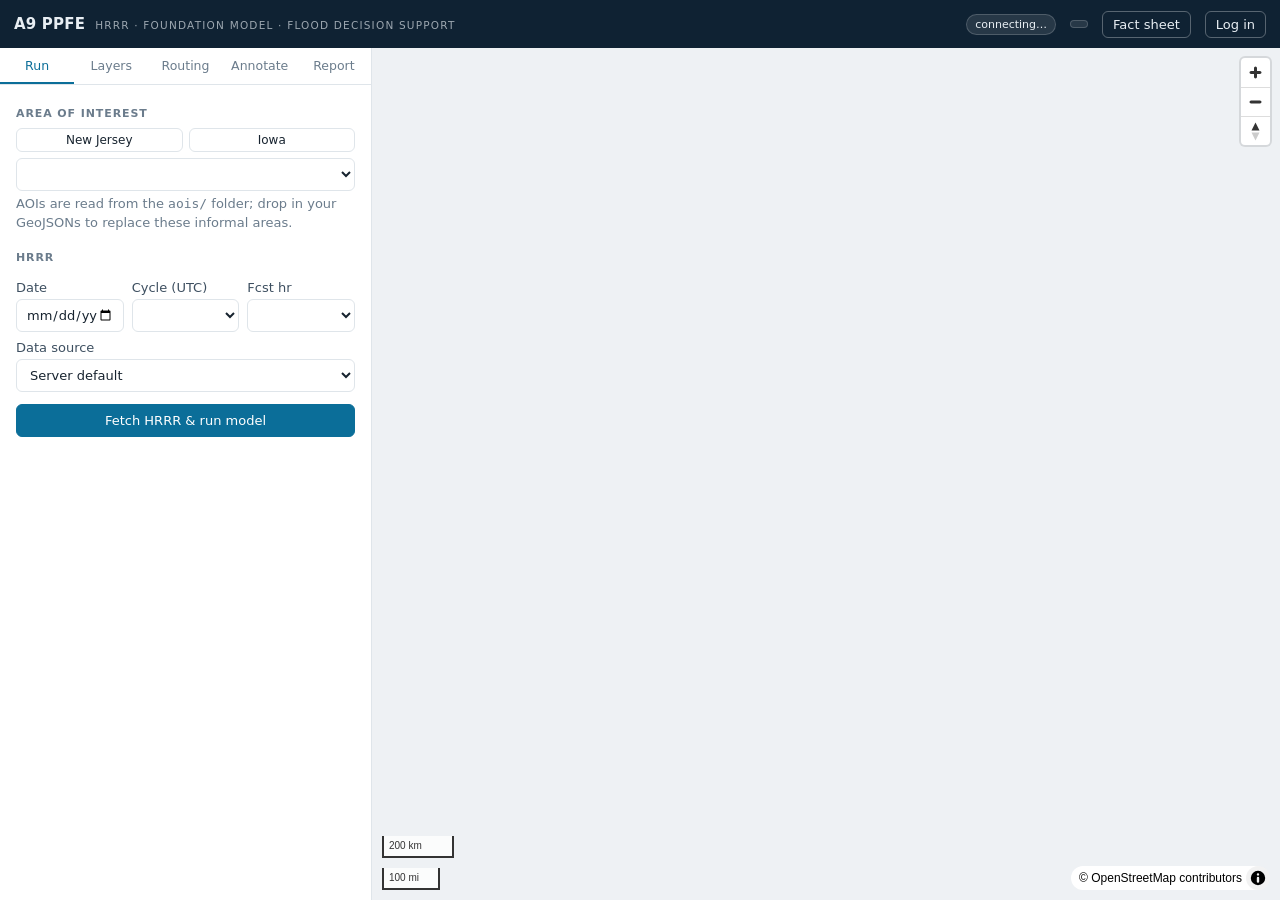
<file: frontend/index.html>
<!doctype html>
<html lang="en">
<head>
  <meta charset="utf-8" />
  <meta name="viewport" content="width=device-width, initial-scale=1, viewport-fit=cover" />
  <title>A9 PPFE Portal</title>
  <meta name="description" content="Foundation-model downscaling of HRRR with flood decision support for New Jersey and Iowa." />
  <link rel="stylesheet" href="vendor/maplibre-gl.css" />
  <link rel="stylesheet" href="style.css" />
  <script src="config.js"></script>
  <script src="vendor/maplibre-gl.js"></script>
</head>
<body>
<header class="bar">
  <div class="brand"><b>A9 PPFE</b><small>HRRR · Foundation model · Flood decision support</small></div>
  <span class="spacer"></span>
  <span id="pillBackend" class="pill">connecting…</span>
  <span id="pillModel" class="pill" title="Hosted model"></span>
  <a id="lnkFact" class="ghost" href="factsheet.html" target="_blank" rel="noopener" title="What this tool does, methods, data, limits, version history">Fact sheet <span id="verTag"></span></a>
  <button id="btnAccount" class="ghost">Log in</button>
</header>

<div id="demoBanner" class="demo-banner" hidden></div>
<main>
  <aside>
    <nav class="tabs" id="tabs">
      <button data-tab="run" class="active">Run</button>
      <button data-tab="layers">Layers</button>
      <button data-tab="route">Routing</button>
      <button data-tab="annotate">Annotate</button>
      <button data-tab="report">Report</button>
    </nav>
    <div class="panes">

      <!-- ================= RUN ================= -->
      <section class="pane active" id="pane-run">
        <h3>Area of interest</h3>
        <div class="quick">
          <button class="btn sm" data-region="New Jersey">New Jersey</button>
          <button class="btn sm" data-region="Iowa">Iowa</button>
        </div>
        <select id="aoiSelect"></select>
        <p class="hint" id="aoiHint">AOIs are read from the <code>aois/</code> folder; drop in your GeoJSONs to replace these informal areas.</p>

        <h3>HRRR</h3>
        <div class="row">
          <div><label class="f" for="date">Date</label><input type="date" id="date" /></div>
          <div><label class="f" for="cycle">Cycle (UTC)</label><select id="cycle"></select></div>
          <div><label class="f" for="fxx">Fcst hr</label><select id="fxx"></select></div>
        </div>
        <label class="f" for="source">Data source</label>
        <select id="source">
          <option value="">Server default</option>
          <option value="aws">NOAA HRRR on AWS (cloud)</option>
          <option value="local">Local staged files</option>
          <option value="synthetic">Synthetic (offline test)</option>
        </select>
        <button class="btn primary block" id="btnRun">Fetch HRRR &amp; run model</button>
        <div class="progress" id="progress"><div class="track"><div class="fill" id="progFill"></div></div><div class="lbl" id="progLbl"></div></div>

        <div id="runResult"></div>
      </section>

      <!-- ================= LAYERS ================= -->
      <section class="pane" id="pane-layers">
        <h3>Prediction</h3>
        <div id="predLayers"><div class="empty">Run the model to add prediction layers.</div></div>

        <h3>Context</h3>
        <div class="layer"><label><input type="checkbox" data-ctx="fema" /><span class="sw" style="background:#6fa8dc"></span><span>FEMA flood zones<span class="src">NFHL Special Flood Hazard Areas</span></span></label><input type="range" min="0" max="1" step="0.05" value="0.6" data-op="fema" /></div>
        <div class="layer"><label><input type="checkbox" data-ctx="waterways" /><span class="sw" style="background:#2f7fd6"></span><span>Rivers &amp; waterways<span class="src">OpenStreetMap</span></span></label></div>
        <div class="layer"><label><input type="checkbox" data-ctx="infrastructure" /><span class="sw" style="background:#7a3db8"></span><span>Critical infrastructure<span class="src">Hospitals, fire, police, schools, shelters, substations, water</span></span></label></div>
        <div class="layer"><label><input type="checkbox" data-ctx="roads" /><span class="sw" style="background:#e8a33a"></span><span>Roads<span class="src">OSM, loads for current view (zoom in)</span></span></label></div>
        <p class="hint" id="ctxNote"></p>

        <h3>Basemap</h3>
        <div class="seg" id="basemapSeg">
          <button data-bm="osm" class="on">OSM</button>
          <button data-bm="topo">USGS Topo</button>
          <button data-bm="imagery">Imagery</button>
          <button data-bm="none">None</button>
        </div>
      </section>

      <!-- ================= ROUTING ================= -->
      <section class="pane" id="pane-route">
        <div id="routeNeedRun" class="note warn">Run the model first; routing uses the predicted hazard.</div>
        <h3>Response route on roads</h3>
        <p class="hint">Click a start and an end point. The fastest route ignoring the forecast is compared with a hazard-aware route that slows down on risky roads and closes roads above the threshold.</p>
        <label class="f">Close roads above hazard <b id="thrVal">0.70</b></label>
        <input type="range" id="thr" min="0.3" max="1" step="0.05" value="0.7" style="width:100%" />
        <button class="btn block" id="btnRoute">Pick start &amp; end on map</button>
        <div id="routeResult"></div>

        <h3>Stormwater flow path</h3>
        <p class="hint">Click any point to trace where runoff goes downstream (D8 over the DEM, weighted by predicted rain).</p>
        <button class="btn block" id="btnTrace">Pick a point on map</button>
        <div id="traceResult"></div>

        <h3>Infrastructure at risk</h3>
        <div id="exposedList"><div class="empty">Run the model to list exposed facilities.</div></div>
        <button class="btn sm" id="btnClearRoutes" style="margin-top:10px">Clear routes &amp; traces</button>
      </section>

      <!-- ================= ANNOTATE ================= -->
      <section class="pane" id="pane-annotate">
        <h3>Draw</h3>
        <div class="seg" id="drawSeg">
          <button data-draw="Point">Point</button>
          <button data-draw="LineString">Line</button>
          <button data-draw="Polygon">Area</button>
        </div>
        <p class="hint">Line/area: click to add vertices, double-click or press Finish. Esc cancels.</p>
        <div id="annForm" style="display:none">
          <label class="f" for="annTitle">Title</label><input type="text" id="annTitle" maxlength="120" />
          <label class="f" for="annNote">Note</label><textarea id="annNote"></textarea>
          <label class="f">Color</label>
          <div class="seg" id="annColor">
            <button data-c="#d62f2f" class="on">Red</button><button data-c="#e08a00">Orange</button><button data-c="#1f6fd1">Blue</button><button data-c="#2b8a3e">Green</button><button data-c="#6b2fb3">Purple</button>
          </div>
          <div class="row" style="margin-top:10px"><button class="btn primary" id="annSave">Save annotation</button><button class="btn" id="annCancel">Cancel</button></div>
        </div>
        <h3>Annotations <span id="annCount"></span></h3>
        <div class="list" id="annList"><div class="empty">No annotations yet.</div></div>
        <div class="row" style="margin-top:10px">
          <button class="btn sm" id="annExport">Export GeoJSON</button>
          <label class="btn sm" style="text-align:center">Import<input type="file" id="annImport" accept=".geojson,.json" hidden /></label>
        </div>

        <h3>Workspace</h3>
        <div id="wsBox"></div>
      </section>

      <!-- ================= REPORT ================= -->
      <section class="pane" id="pane-report">
        <h3>PDF report</h3>
        <label class="f" for="repTitle">Title</label><input type="text" id="repTitle" value="Flood situation report" />
        <label class="f" for="repNotes">Summary notes</label><textarea id="repNotes" rows="5" placeholder="Key findings, actions, who to notify…"></textarea>
        <p class="hint">The report includes the current map view (layers, routes, numbered annotations), prediction summary, exposed infrastructure, routing results and the annotation table.</p>
        <button class="btn primary block" id="btnReport">Generate PDF</button>
        <p class="hint" style="margin-top:14px">Methods, data sources, limits and version history: <a href="factsheet.html" target="_blank" rel="noopener">fact sheet</a>.</p>
      </section>
    </div>
  </aside>

  <div id="map">
    <div class="modebar" id="modebar"><span id="modeText"></span><button id="modeFinish" style="display:none">Finish</button><button id="modeCancel">Cancel</button></div>
    <div class="legend" id="legend"></div>
  </div>
</main>

<div class="modal" id="authModal">
  <div class="card">
    <h2 id="authTitle">Log in</h2>
    <p class="hint">Accounts save workspaces (AOI, run, annotations, routes) to this server.</p>
    <div id="authNameRow" style="display:none"><label class="f" for="authName">Name</label><input type="text" id="authName" /></div>
    <label class="f" for="authEmail">Email</label><input type="email" id="authEmail" autocomplete="username" />
    <label class="f" for="authPw">Password</label><input type="password" id="authPw" autocomplete="current-password" />
    <div class="err-msg" id="authErr"></div>
    <div class="foot">
      <button class="linkish" id="authSwitch">Create an account</button>
      <div class="row" style="flex:0 0 auto"><button class="btn" id="authCancel">Cancel</button><button class="btn primary" id="authGo">Log in</button></div>
    </div>
  </div>
</div>

<div class="toast" id="toast"></div>
<script src="demo.js"></script>
<script src="app.js"></script>
</body>
</html>
</file>
<file: frontend/vendor/maplibre-gl.css>
.maplibregl-map{font:12px/20px Helvetica Neue,Arial,Helvetica,sans-serif;overflow:hidden;position:relative;-webkit-tap-highlight-color:rgb(0 0 0/0)}.maplibregl-canvas{left:0;position:absolute;top:0}.maplibregl-map:fullscreen{height:100%;width:100%}.maplibregl-ctrl-group button.maplibregl-ctrl-compass{touch-action:none}.maplibregl-canvas-container.maplibregl-interactive,.maplibregl-ctrl-group button.maplibregl-ctrl-compass{cursor:grab;-webkit-user-select:none;-moz-user-select:none;user-select:none}.maplibregl-canvas-container.maplibregl-interactive.maplibregl-track-pointer{cursor:pointer}.maplibregl-canvas-container.maplibregl-interactive:active,.maplibregl-ctrl-group button.maplibregl-ctrl-compass:active{cursor:grabbing}.maplibregl-canvas-container.maplibregl-touch-zoom-rotate,.maplibregl-canvas-container.maplibregl-touch-zoom-rotate .maplibregl-canvas{touch-action:pan-x pan-y}.maplibregl-canvas-container.maplibregl-touch-drag-pan,.maplibregl-canvas-container.maplibregl-touch-drag-pan .maplibregl-canvas{touch-action:pinch-zoom}.maplibregl-canvas-container.maplibregl-touch-zoom-rotate.maplibregl-touch-drag-pan,.maplibregl-canvas-container.maplibregl-touch-zoom-rotate.maplibregl-touch-drag-pan .maplibregl-canvas{touch-action:none}.maplibregl-canvas-container.maplibregl-touch-drag-pan.maplibregl-cooperative-gestures,.maplibregl-canvas-container.maplibregl-touch-drag-pan.maplibregl-cooperative-gestures .maplibregl-canvas{touch-action:pan-x pan-y}.maplibregl-ctrl-bottom-left,.maplibregl-ctrl-bottom-right,.maplibregl-ctrl-top-left,.maplibregl-ctrl-top-right{pointer-events:none;position:absolute;z-index:2}.maplibregl-ctrl-top-left{left:0;top:0}.maplibregl-ctrl-top-right{right:0;top:0}.maplibregl-ctrl-bottom-left{bottom:0;left:0}.maplibregl-ctrl-bottom-right{bottom:0;right:0}.maplibregl-ctrl{clear:both;pointer-events:auto;transform:translate(0)}.maplibregl-ctrl-top-left .maplibregl-ctrl{float:left;margin:10px 0 0 10px}.maplibregl-ctrl-top-right .maplibregl-ctrl{float:right;margin:10px 10px 0 0}.maplibregl-ctrl-bottom-left .maplibregl-ctrl{float:left;margin:0 0 10px 10px}.maplibregl-ctrl-bottom-right .maplibregl-ctrl{float:right;margin:0 10px 10px 0}.maplibregl-ctrl-group{background:#fff;border-radius:4px}.maplibregl-ctrl-group:not(:empty){box-shadow:0 0 0 2px rgba(0,0,0,.1)}@media (forced-colors:active){.maplibregl-ctrl-group:not(:empty){box-shadow:0 0 0 2px ButtonText}}.maplibregl-ctrl-group button{background-color:transparent;border:0;box-sizing:border-box;cursor:pointer;display:block;height:29px;outline:none;padding:0;width:29px}.maplibregl-ctrl-group button+button{border-top:1px solid #ddd}.maplibregl-ctrl button .maplibregl-ctrl-icon{background-position:50%;background-repeat:no-repeat;display:block;height:100%;width:100%}@media (forced-colors:active){.maplibregl-ctrl-icon{background-color:transparent}.maplibregl-ctrl-group button+button{border-top:1px solid ButtonText}}.maplibregl-ctrl button::-moz-focus-inner{border:0;padding:0}.maplibregl-ctrl-attrib-button:focus,.maplibregl-ctrl-group button:focus{box-shadow:0 0 2px 2px #0096ff}.maplibregl-ctrl button:disabled{cursor:not-allowed}.maplibregl-ctrl button:disabled .maplibregl-ctrl-icon{opacity:.25}.maplibregl-ctrl button:not(:disabled):hover{background-color:rgb(0 0 0/5%)}.maplibregl-ctrl-group button:focus:focus-visible{box-shadow:0 0 2px 2px #0096ff}.maplibregl-ctrl-group button:focus:not(:focus-visible){box-shadow:none}.maplibregl-ctrl-group button:focus:first-child{border-radius:4px 4px 0 0}.maplibregl-ctrl-group button:focus:last-child{border-radius:0 0 4px 4px}.maplibregl-ctrl-group button:focus:only-child{border-radius:inherit}.maplibregl-ctrl button.maplibregl-ctrl-zoom-out .maplibregl-ctrl-icon{background-image:url("data:image/svg+xml;charset=utf-8,%3Csvg xmlns='http://www.w3.org/2000/svg' width='29' height='29' fill='%23333' viewBox='0 0 29 29'%3E%3Cpath d='M10 13c-.75 0-1.5.75-1.5 1.5S9.25 16 10 16h9c.75 0 1.5-.75 1.5-1.5S19.75 13 19 13z'/%3E%3C/svg%3E")}.maplibregl-ctrl button.maplibregl-ctrl-zoom-in .maplibregl-ctrl-icon{background-image:url("data:image/svg+xml;charset=utf-8,%3Csvg xmlns='http://www.w3.org/2000/svg' width='29' height='29' fill='%23333' viewBox='0 0 29 29'%3E%3Cpath d='M14.5 8.5c-.75 0-1.5.75-1.5 1.5v3h-3c-.75 0-1.5.75-1.5 1.5S9.25 16 10 16h3v3c0 .75.75 1.5 1.5 1.5S16 19.75 16 19v-3h3c.75 0 1.5-.75 1.5-1.5S19.75 13 19 13h-3v-3c0-.75-.75-1.5-1.5-1.5'/%3E%3C/svg%3E")}@media (forced-colors:active){.maplibregl-ctrl button.maplibregl-ctrl-zoom-out .maplibregl-ctrl-icon{background-image:url("data:image/svg+xml;charset=utf-8,%3Csvg xmlns='http://www.w3.org/2000/svg' width='29' height='29' fill='%23fff' viewBox='0 0 29 29'%3E%3Cpath d='M10 13c-.75 0-1.5.75-1.5 1.5S9.25 16 10 16h9c.75 0 1.5-.75 1.5-1.5S19.75 13 19 13z'/%3E%3C/svg%3E")}.maplibregl-ctrl button.maplibregl-ctrl-zoom-in .maplibregl-ctrl-icon{background-image:url("data:image/svg+xml;charset=utf-8,%3Csvg xmlns='http://www.w3.org/2000/svg' width='29' height='29' fill='%23fff' viewBox='0 0 29 29'%3E%3Cpath d='M14.5 8.5c-.75 0-1.5.75-1.5 1.5v3h-3c-.75 0-1.5.75-1.5 1.5S9.25 16 10 16h3v3c0 .75.75 1.5 1.5 1.5S16 19.75 16 19v-3h3c.75 0 1.5-.75 1.5-1.5S19.75 13 19 13h-3v-3c0-.75-.75-1.5-1.5-1.5'/%3E%3C/svg%3E")}}@media (forced-colors:active) and (prefers-color-scheme:light){.maplibregl-ctrl button.maplibregl-ctrl-zoom-out .maplibregl-ctrl-icon{background-image:url("data:image/svg+xml;charset=utf-8,%3Csvg xmlns='http://www.w3.org/2000/svg' width='29' height='29' viewBox='0 0 29 29'%3E%3Cpath d='M10 13c-.75 0-1.5.75-1.5 1.5S9.25 16 10 16h9c.75 0 1.5-.75 1.5-1.5S19.75 13 19 13z'/%3E%3C/svg%3E")}.maplibregl-ctrl button.maplibregl-ctrl-zoom-in .maplibregl-ctrl-icon{background-image:url("data:image/svg+xml;charset=utf-8,%3Csvg xmlns='http://www.w3.org/2000/svg' width='29' height='29' viewBox='0 0 29 29'%3E%3Cpath d='M14.5 8.5c-.75 0-1.5.75-1.5 1.5v3h-3c-.75 0-1.5.75-1.5 1.5S9.25 16 10 16h3v3c0 .75.75 1.5 1.5 1.5S16 19.75 16 19v-3h3c.75 0 1.5-.75 1.5-1.5S19.75 13 19 13h-3v-3c0-.75-.75-1.5-1.5-1.5'/%3E%3C/svg%3E")}}.maplibregl-ctrl button.maplibregl-ctrl-fullscreen .maplibregl-ctrl-icon{background-image:url("data:image/svg+xml;charset=utf-8,%3Csvg xmlns='http://www.w3.org/2000/svg' width='29' height='29' fill='%23333' viewBox='0 0 29 29'%3E%3Cpath d='M24 16v5.5c0 1.75-.75 2.5-2.5 2.5H16v-1l3-1.5-4-5.5 1-1 5.5 4 1.5-3zM6 16l1.5 3 5.5-4 1 1-4 5.5 3 1.5v1H7.5C5.75 24 5 23.25 5 21.5V16zm7-11v1l-3 1.5 4 5.5-1 1-5.5-4L6 13H5V7.5C5 5.75 5.75 5 7.5 5zm11 2.5c0-1.75-.75-2.5-2.5-2.5H16v1l3 1.5-4 5.5 1 1 5.5-4 1.5 3h1z'/%3E%3C/svg%3E")}.maplibregl-ctrl button.maplibregl-ctrl-shrink .maplibregl-ctrl-icon{background-image:url("data:image/svg+xml;charset=utf-8,%3Csvg xmlns='http://www.w3.org/2000/svg' width='29' height='29' viewBox='0 0 29 29'%3E%3Cpath d='M18.5 16c-1.75 0-2.5.75-2.5 2.5V24h1l1.5-3 5.5 4 1-1-4-5.5 3-1.5v-1zM13 18.5c0-1.75-.75-2.5-2.5-2.5H5v1l3 1.5L4 24l1 1 5.5-4 1.5 3h1zm3-8c0 1.75.75 2.5 2.5 2.5H24v-1l-3-1.5L25 5l-1-1-5.5 4L17 5h-1zM10.5 13c1.75 0 2.5-.75 2.5-2.5V5h-1l-1.5 3L5 4 4 5l4 5.5L5 12v1z'/%3E%3C/svg%3E")}@media (forced-colors:active){.maplibregl-ctrl button.maplibregl-ctrl-fullscreen .maplibregl-ctrl-icon{background-image:url("data:image/svg+xml;charset=utf-8,%3Csvg xmlns='http://www.w3.org/2000/svg' width='29' height='29' fill='%23fff' viewBox='0 0 29 29'%3E%3Cpath d='M24 16v5.5c0 1.75-.75 2.5-2.5 2.5H16v-1l3-1.5-4-5.5 1-1 5.5 4 1.5-3zM6 16l1.5 3 5.5-4 1 1-4 5.5 3 1.5v1H7.5C5.75 24 5 23.25 5 21.5V16zm7-11v1l-3 1.5 4 5.5-1 1-5.5-4L6 13H5V7.5C5 5.75 5.75 5 7.5 5zm11 2.5c0-1.75-.75-2.5-2.5-2.5H16v1l3 1.5-4 5.5 1 1 5.5-4 1.5 3h1z'/%3E%3C/svg%3E")}.maplibregl-ctrl button.maplibregl-ctrl-shrink .maplibregl-ctrl-icon{background-image:url("data:image/svg+xml;charset=utf-8,%3Csvg xmlns='http://www.w3.org/2000/svg' width='29' height='29' fill='%23fff' viewBox='0 0 29 29'%3E%3Cpath d='M18.5 16c-1.75 0-2.5.75-2.5 2.5V24h1l1.5-3 5.5 4 1-1-4-5.5 3-1.5v-1zM13 18.5c0-1.75-.75-2.5-2.5-2.5H5v1l3 1.5L4 24l1 1 5.5-4 1.5 3h1zm3-8c0 1.75.75 2.5 2.5 2.5H24v-1l-3-1.5L25 5l-1-1-5.5 4L17 5h-1zM10.5 13c1.75 0 2.5-.75 2.5-2.5V5h-1l-1.5 3L5 4 4 5l4 5.5L5 12v1z'/%3E%3C/svg%3E")}}@media (forced-colors:active) and (prefers-color-scheme:light){.maplibregl-ctrl button.maplibregl-ctrl-fullscreen .maplibregl-ctrl-icon{background-image:url("data:image/svg+xml;charset=utf-8,%3Csvg xmlns='http://www.w3.org/2000/svg' width='29' height='29' viewBox='0 0 29 29'%3E%3Cpath d='M24 16v5.5c0 1.75-.75 2.5-2.5 2.5H16v-1l3-1.5-4-5.5 1-1 5.5 4 1.5-3zM6 16l1.5 3 5.5-4 1 1-4 5.5 3 1.5v1H7.5C5.75 24 5 23.25 5 21.5V16zm7-11v1l-3 1.5 4 5.5-1 1-5.5-4L6 13H5V7.5C5 5.75 5.75 5 7.5 5zm11 2.5c0-1.75-.75-2.5-2.5-2.5H16v1l3 1.5-4 5.5 1 1 5.5-4 1.5 3h1z'/%3E%3C/svg%3E")}.maplibregl-ctrl button.maplibregl-ctrl-shrink .maplibregl-ctrl-icon{background-image:url("data:image/svg+xml;charset=utf-8,%3Csvg xmlns='http://www.w3.org/2000/svg' width='29' height='29' viewBox='0 0 29 29'%3E%3Cpath d='M18.5 16c-1.75 0-2.5.75-2.5 2.5V24h1l1.5-3 5.5 4 1-1-4-5.5 3-1.5v-1zM13 18.5c0-1.75-.75-2.5-2.5-2.5H5v1l3 1.5L4 24l1 1 5.5-4 1.5 3h1zm3-8c0 1.75.75 2.5 2.5 2.5H24v-1l-3-1.5L25 5l-1-1-5.5 4L17 5h-1zM10.5 13c1.75 0 2.5-.75 2.5-2.5V5h-1l-1.5 3L5 4 4 5l4 5.5L5 12v1z'/%3E%3C/svg%3E")}}.maplibregl-ctrl button.maplibregl-ctrl-compass .maplibregl-ctrl-icon{background-image:url("data:image/svg+xml;charset=utf-8,%3Csvg xmlns='http://www.w3.org/2000/svg' width='29' height='29' fill='%23333' viewBox='0 0 29 29'%3E%3Cpath d='m10.5 14 4-8 4 8z'/%3E%3Cpath fill='%23ccc' d='m10.5 16 4 8 4-8z'/%3E%3C/svg%3E")}@media (forced-colors:active){.maplibregl-ctrl button.maplibregl-ctrl-compass .maplibregl-ctrl-icon{background-image:url("data:image/svg+xml;charset=utf-8,%3Csvg xmlns='http://www.w3.org/2000/svg' width='29' height='29' fill='%23fff' viewBox='0 0 29 29'%3E%3Cpath d='m10.5 14 4-8 4 8z'/%3E%3Cpath fill='%23ccc' d='m10.5 16 4 8 4-8z'/%3E%3C/svg%3E")}}@media (forced-colors:active) and (prefers-color-scheme:light){.maplibregl-ctrl button.maplibregl-ctrl-compass .maplibregl-ctrl-icon{background-image:url("data:image/svg+xml;charset=utf-8,%3Csvg xmlns='http://www.w3.org/2000/svg' width='29' height='29' viewBox='0 0 29 29'%3E%3Cpath d='m10.5 14 4-8 4 8z'/%3E%3Cpath fill='%23ccc' d='m10.5 16 4 8 4-8z'/%3E%3C/svg%3E")}}.maplibregl-ctrl button.maplibregl-ctrl-terrain .maplibregl-ctrl-icon{background-image:url("data:image/svg+xml;charset=utf-8,%3Csvg xmlns='http://www.w3.org/2000/svg' width='22' height='22' fill='%23333' viewBox='0 0 22 22'%3E%3Cpath d='m1.754 13.406 4.453-4.851 3.09 3.09 3.281 3.277.969-.969-3.309-3.312 3.844-4.121 6.148 6.886h1.082v-.855l-7.207-8.07-4.84 5.187L6.169 6.57l-5.48 5.965v.871ZM.688 16.844h20.625v1.375H.688Zm0 0'/%3E%3C/svg%3E")}.maplibregl-ctrl button.maplibregl-ctrl-terrain-enabled .maplibregl-ctrl-icon{background-image:url("data:image/svg+xml;charset=utf-8,%3Csvg xmlns='http://www.w3.org/2000/svg' width='22' height='22' fill='%2333b5e5' viewBox='0 0 22 22'%3E%3Cpath d='m1.754 13.406 4.453-4.851 3.09 3.09 3.281 3.277.969-.969-3.309-3.312 3.844-4.121 6.148 6.886h1.082v-.855l-7.207-8.07-4.84 5.187L6.169 6.57l-5.48 5.965v.871ZM.688 16.844h20.625v1.375H.688Zm0 0'/%3E%3C/svg%3E")}.maplibregl-ctrl button.maplibregl-ctrl-geolocate .maplibregl-ctrl-icon{background-image:url("data:image/svg+xml;charset=utf-8,%3Csvg xmlns='http://www.w3.org/2000/svg' width='29' height='29' fill='%23333' viewBox='0 0 20 20'%3E%3Cpath d='M10 4C9 4 9 5 9 5v.1A5 5 0 0 0 5.1 9H5s-1 0-1 1 1 1 1 1h.1A5 5 0 0 0 9 14.9v.1s0 1 1 1 1-1 1-1v-.1a5 5 0 0 0 3.9-3.9h.1s1 0 1-1-1-1-1-1h-.1A5 5 0 0 0 11 5.1V5s0-1-1-1m0 2.5a3.5 3.5 0 1 1 0 7 3.5 3.5 0 1 1 0-7'/%3E%3Ccircle cx='10' cy='10' r='2'/%3E%3C/svg%3E")}.maplibregl-ctrl button.maplibregl-ctrl-geolocate:disabled .maplibregl-ctrl-icon{background-image:url("data:image/svg+xml;charset=utf-8,%3Csvg xmlns='http://www.w3.org/2000/svg' width='29' height='29' fill='%23aaa' viewBox='0 0 20 20'%3E%3Cpath d='M10 4C9 4 9 5 9 5v.1A5 5 0 0 0 5.1 9H5s-1 0-1 1 1 1 1 1h.1A5 5 0 0 0 9 14.9v.1s0 1 1 1 1-1 1-1v-.1a5 5 0 0 0 3.9-3.9h.1s1 0 1-1-1-1-1-1h-.1A5 5 0 0 0 11 5.1V5s0-1-1-1m0 2.5a3.5 3.5 0 1 1 0 7 3.5 3.5 0 1 1 0-7'/%3E%3Ccircle cx='10' cy='10' r='2'/%3E%3Cpath fill='red' d='m14 5 1 1-9 9-1-1z'/%3E%3C/svg%3E")}.maplibregl-ctrl button.maplibregl-ctrl-geolocate.maplibregl-ctrl-geolocate-active .maplibregl-ctrl-icon{background-image:url("data:image/svg+xml;charset=utf-8,%3Csvg xmlns='http://www.w3.org/2000/svg' width='29' height='29' fill='%2333b5e5' viewBox='0 0 20 20'%3E%3Cpath d='M10 4C9 4 9 5 9 5v.1A5 5 0 0 0 5.1 9H5s-1 0-1 1 1 1 1 1h.1A5 5 0 0 0 9 14.9v.1s0 1 1 1 1-1 1-1v-.1a5 5 0 0 0 3.9-3.9h.1s1 0 1-1-1-1-1-1h-.1A5 5 0 0 0 11 5.1V5s0-1-1-1m0 2.5a3.5 3.5 0 1 1 0 7 3.5 3.5 0 1 1 0-7'/%3E%3Ccircle cx='10' cy='10' r='2'/%3E%3C/svg%3E")}.maplibregl-ctrl button.maplibregl-ctrl-geolocate.maplibregl-ctrl-geolocate-active-error .maplibregl-ctrl-icon{background-image:url("data:image/svg+xml;charset=utf-8,%3Csvg xmlns='http://www.w3.org/2000/svg' width='29' height='29' fill='%23e58978' viewBox='0 0 20 20'%3E%3Cpath d='M10 4C9 4 9 5 9 5v.1A5 5 0 0 0 5.1 9H5s-1 0-1 1 1 1 1 1h.1A5 5 0 0 0 9 14.9v.1s0 1 1 1 1-1 1-1v-.1a5 5 0 0 0 3.9-3.9h.1s1 0 1-1-1-1-1-1h-.1A5 5 0 0 0 11 5.1V5s0-1-1-1m0 2.5a3.5 3.5 0 1 1 0 7 3.5 3.5 0 1 1 0-7'/%3E%3Ccircle cx='10' cy='10' r='2'/%3E%3C/svg%3E")}.maplibregl-ctrl button.maplibregl-ctrl-geolocate.maplibregl-ctrl-geolocate-background .maplibregl-ctrl-icon{background-image:url("data:image/svg+xml;charset=utf-8,%3Csvg xmlns='http://www.w3.org/2000/svg' width='29' height='29' fill='%2333b5e5' viewBox='0 0 20 20'%3E%3Cpath d='M10 4C9 4 9 5 9 5v.1A5 5 0 0 0 5.1 9H5s-1 0-1 1 1 1 1 1h.1A5 5 0 0 0 9 14.9v.1s0 1 1 1 1-1 1-1v-.1a5 5 0 0 0 3.9-3.9h.1s1 0 1-1-1-1-1-1h-.1A5 5 0 0 0 11 5.1V5s0-1-1-1m0 2.5a3.5 3.5 0 1 1 0 7 3.5 3.5 0 1 1 0-7'/%3E%3C/svg%3E")}.maplibregl-ctrl button.maplibregl-ctrl-geolocate.maplibregl-ctrl-geolocate-background-error .maplibregl-ctrl-icon{background-image:url("data:image/svg+xml;charset=utf-8,%3Csvg xmlns='http://www.w3.org/2000/svg' width='29' height='29' fill='%23e54e33' viewBox='0 0 20 20'%3E%3Cpath d='M10 4C9 4 9 5 9 5v.1A5 5 0 0 0 5.1 9H5s-1 0-1 1 1 1 1 1h.1A5 5 0 0 0 9 14.9v.1s0 1 1 1 1-1 1-1v-.1a5 5 0 0 0 3.9-3.9h.1s1 0 1-1-1-1-1-1h-.1A5 5 0 0 0 11 5.1V5s0-1-1-1m0 2.5a3.5 3.5 0 1 1 0 7 3.5 3.5 0 1 1 0-7'/%3E%3C/svg%3E")}.maplibregl-ctrl button.maplibregl-ctrl-geolocate.maplibregl-ctrl-geolocate-waiting .maplibregl-ctrl-icon{animation:maplibregl-spin 2s linear infinite}@media (forced-colors:active){.maplibregl-ctrl button.maplibregl-ctrl-geolocate .maplibregl-ctrl-icon{background-image:url("data:image/svg+xml;charset=utf-8,%3Csvg xmlns='http://www.w3.org/2000/svg' width='29' height='29' fill='%23fff' viewBox='0 0 20 20'%3E%3Cpath d='M10 4C9 4 9 5 9 5v.1A5 5 0 0 0 5.1 9H5s-1 0-1 1 1 1 1 1h.1A5 5 0 0 0 9 14.9v.1s0 1 1 1 1-1 1-1v-.1a5 5 0 0 0 3.9-3.9h.1s1 0 1-1-1-1-1-1h-.1A5 5 0 0 0 11 5.1V5s0-1-1-1m0 2.5a3.5 3.5 0 1 1 0 7 3.5 3.5 0 1 1 0-7'/%3E%3Ccircle cx='10' cy='10' r='2'/%3E%3C/svg%3E")}.maplibregl-ctrl button.maplibregl-ctrl-geolocate:disabled .maplibregl-ctrl-icon{background-image:url("data:image/svg+xml;charset=utf-8,%3Csvg xmlns='http://www.w3.org/2000/svg' width='29' height='29' fill='%23999' viewBox='0 0 20 20'%3E%3Cpath d='M10 4C9 4 9 5 9 5v.1A5 5 0 0 0 5.1 9H5s-1 0-1 1 1 1 1 1h.1A5 5 0 0 0 9 14.9v.1s0 1 1 1 1-1 1-1v-.1a5 5 0 0 0 3.9-3.9h.1s1 0 1-1-1-1-1-1h-.1A5 5 0 0 0 11 5.1V5s0-1-1-1m0 2.5a3.5 3.5 0 1 1 0 7 3.5 3.5 0 1 1 0-7'/%3E%3Ccircle cx='10' cy='10' r='2'/%3E%3Cpath fill='red' d='m14 5 1 1-9 9-1-1z'/%3E%3C/svg%3E")}.maplibregl-ctrl button.maplibregl-ctrl-geolocate.maplibregl-ctrl-geolocate-active .maplibregl-ctrl-icon{background-image:url("data:image/svg+xml;charset=utf-8,%3Csvg xmlns='http://www.w3.org/2000/svg' width='29' height='29' fill='%2333b5e5' viewBox='0 0 20 20'%3E%3Cpath d='M10 4C9 4 9 5 9 5v.1A5 5 0 0 0 5.1 9H5s-1 0-1 1 1 1 1 1h.1A5 5 0 0 0 9 14.9v.1s0 1 1 1 1-1 1-1v-.1a5 5 0 0 0 3.9-3.9h.1s1 0 1-1-1-1-1-1h-.1A5 5 0 0 0 11 5.1V5s0-1-1-1m0 2.5a3.5 3.5 0 1 1 0 7 3.5 3.5 0 1 1 0-7'/%3E%3Ccircle cx='10' cy='10' r='2'/%3E%3C/svg%3E")}.maplibregl-ctrl button.maplibregl-ctrl-geolocate.maplibregl-ctrl-geolocate-active-error .maplibregl-ctrl-icon{background-image:url("data:image/svg+xml;charset=utf-8,%3Csvg xmlns='http://www.w3.org/2000/svg' width='29' height='29' fill='%23e58978' viewBox='0 0 20 20'%3E%3Cpath d='M10 4C9 4 9 5 9 5v.1A5 5 0 0 0 5.1 9H5s-1 0-1 1 1 1 1 1h.1A5 5 0 0 0 9 14.9v.1s0 1 1 1 1-1 1-1v-.1a5 5 0 0 0 3.9-3.9h.1s1 0 1-1-1-1-1-1h-.1A5 5 0 0 0 11 5.1V5s0-1-1-1m0 2.5a3.5 3.5 0 1 1 0 7 3.5 3.5 0 1 1 0-7'/%3E%3Ccircle cx='10' cy='10' r='2'/%3E%3C/svg%3E")}.maplibregl-ctrl button.maplibregl-ctrl-geolocate.maplibregl-ctrl-geolocate-background .maplibregl-ctrl-icon{background-image:url("data:image/svg+xml;charset=utf-8,%3Csvg xmlns='http://www.w3.org/2000/svg' width='29' height='29' fill='%2333b5e5' viewBox='0 0 20 20'%3E%3Cpath d='M10 4C9 4 9 5 9 5v.1A5 5 0 0 0 5.1 9H5s-1 0-1 1 1 1 1 1h.1A5 5 0 0 0 9 14.9v.1s0 1 1 1 1-1 1-1v-.1a5 5 0 0 0 3.9-3.9h.1s1 0 1-1-1-1-1-1h-.1A5 5 0 0 0 11 5.1V5s0-1-1-1m0 2.5a3.5 3.5 0 1 1 0 7 3.5 3.5 0 1 1 0-7'/%3E%3C/svg%3E")}.maplibregl-ctrl button.maplibregl-ctrl-geolocate.maplibregl-ctrl-geolocate-background-error .maplibregl-ctrl-icon{background-image:url("data:image/svg+xml;charset=utf-8,%3Csvg xmlns='http://www.w3.org/2000/svg' width='29' height='29' fill='%23e54e33' viewBox='0 0 20 20'%3E%3Cpath d='M10 4C9 4 9 5 9 5v.1A5 5 0 0 0 5.1 9H5s-1 0-1 1 1 1 1 1h.1A5 5 0 0 0 9 14.9v.1s0 1 1 1 1-1 1-1v-.1a5 5 0 0 0 3.9-3.9h.1s1 0 1-1-1-1-1-1h-.1A5 5 0 0 0 11 5.1V5s0-1-1-1m0 2.5a3.5 3.5 0 1 1 0 7 3.5 3.5 0 1 1 0-7'/%3E%3C/svg%3E")}}@media (forced-colors:active) and (prefers-color-scheme:light){.maplibregl-ctrl button.maplibregl-ctrl-geolocate .maplibregl-ctrl-icon{background-image:url("data:image/svg+xml;charset=utf-8,%3Csvg xmlns='http://www.w3.org/2000/svg' width='29' height='29' viewBox='0 0 20 20'%3E%3Cpath d='M10 4C9 4 9 5 9 5v.1A5 5 0 0 0 5.1 9H5s-1 0-1 1 1 1 1 1h.1A5 5 0 0 0 9 14.9v.1s0 1 1 1 1-1 1-1v-.1a5 5 0 0 0 3.9-3.9h.1s1 0 1-1-1-1-1-1h-.1A5 5 0 0 0 11 5.1V5s0-1-1-1m0 2.5a3.5 3.5 0 1 1 0 7 3.5 3.5 0 1 1 0-7'/%3E%3Ccircle cx='10' cy='10' r='2'/%3E%3C/svg%3E")}.maplibregl-ctrl button.maplibregl-ctrl-geolocate:disabled .maplibregl-ctrl-icon{background-image:url("data:image/svg+xml;charset=utf-8,%3Csvg xmlns='http://www.w3.org/2000/svg' width='29' height='29' fill='%23666' viewBox='0 0 20 20'%3E%3Cpath d='M10 4C9 4 9 5 9 5v.1A5 5 0 0 0 5.1 9H5s-1 0-1 1 1 1 1 1h.1A5 5 0 0 0 9 14.9v.1s0 1 1 1 1-1 1-1v-.1a5 5 0 0 0 3.9-3.9h.1s1 0 1-1-1-1-1-1h-.1A5 5 0 0 0 11 5.1V5s0-1-1-1m0 2.5a3.5 3.5 0 1 1 0 7 3.5 3.5 0 1 1 0-7'/%3E%3Ccircle cx='10' cy='10' r='2'/%3E%3Cpath fill='red' d='m14 5 1 1-9 9-1-1z'/%3E%3C/svg%3E")}}@keyframes maplibregl-spin{0%{transform:rotate(0deg)}to{transform:rotate(1turn)}}a.maplibregl-ctrl-logo{background-image:url("data:image/svg+xml;charset=utf-8,%3Csvg xmlns='http://www.w3.org/2000/svg' width='88' height='23' fill='none'%3E%3Cpath fill='%23000' fill-opacity='.4' fill-rule='evenodd' d='M17.408 16.796h-1.827l2.501-12.095h.198l3.324 6.533.988 2.19.988-2.19 3.258-6.533h.181l2.6 12.095h-1.81l-1.218-5.644-.362-1.71-.658 1.71-2.929 5.644h-.098l-2.914-5.644-.757-1.71-.345 1.71zm1.958-3.42-.726 3.663a1.255 1.255 0 0 1-1.232 1.011h-1.827a1.255 1.255 0 0 1-1.229-1.509l2.501-12.095a1.255 1.255 0 0 1 1.23-1.001h.197a1.25 1.25 0 0 1 1.12.685l3.19 6.273 3.125-6.263a1.25 1.25 0 0 1 1.123-.695h.181a1.255 1.255 0 0 1 1.227.991l1.443 6.71a5 5 0 0 1 .314-.787l.009-.016a4.6 4.6 0 0 1 1.777-1.887c.782-.46 1.668-.667 2.611-.667a4.6 4.6 0 0 1 1.7.32l.306.134c.21-.16.474-.256.759-.256h1.694a1.255 1.255 0 0 1 1.212.925 1.255 1.255 0 0 1 1.212-.925h1.711c.284 0 .545.094.755.252.613-.3 1.312-.45 2.075-.45 1.356 0 2.557.445 3.482 1.4q.47.48.763 1.064V4.701a1.255 1.255 0 0 1 1.255-1.255h1.86A1.255 1.255 0 0 1 54.44 4.7v9.194h2.217c.19 0 .37.043.532.118v-4.77c0-.356.147-.678.385-.906a2.42 2.42 0 0 1-.682-1.71c0-.665.267-1.253.735-1.7a2.45 2.45 0 0 1 1.722-.674 2.43 2.43 0 0 1 1.705.675q.318.302.504.683V4.7a1.255 1.255 0 0 1 1.255-1.255h1.744A1.255 1.255 0 0 1 65.812 4.7v3.335a4.8 4.8 0 0 1 1.526-.246c.938 0 1.817.214 2.59.69a4.47 4.47 0 0 1 1.67 1.743v-.98a1.255 1.255 0 0 1 1.256-1.256h1.777c.233 0 .451.064.639.174a3.4 3.4 0 0 1 1.567-.372c.346 0 .861.02 1.285.232a1.25 1.25 0 0 1 .689 1.004 4.7 4.7 0 0 1 .853-.588c.795-.44 1.675-.647 2.61-.647 1.385 0 2.65.39 3.525 1.396.836.938 1.168 2.173 1.168 3.528q-.001.515-.056 1.051a1.255 1.255 0 0 1-.947 1.09l.408.952a1.255 1.255 0 0 1-.477 1.552c-.418.268-.92.463-1.458.612-.613.171-1.304.244-2.049.244-1.06 0-2.043-.207-2.886-.698l-.015-.008c-.798-.48-1.419-1.135-1.818-1.963l-.004-.008a5.8 5.8 0 0 1-.548-2.512q0-.429.053-.843a1.3 1.3 0 0 1-.333-.086l-.166-.004c-.223 0-.426.062-.643.228-.03.024-.142.139-.142.59v3.883a1.255 1.255 0 0 1-1.256 1.256h-1.777a1.255 1.255 0 0 1-1.256-1.256V15.69l-.032.057a4.8 4.8 0 0 1-1.86 1.833 5.04 5.04 0 0 1-2.484.634 4.5 4.5 0 0 1-1.935-.424 1.25 1.25 0 0 1-.764.258h-1.71a1.255 1.255 0 0 1-1.256-1.255V7.687a2.4 2.4 0 0 1-.428.625c.253.23.412.561.412.93v7.553a1.255 1.255 0 0 1-1.256 1.255h-1.843a1.25 1.25 0 0 1-.894-.373c-.228.23-.544.373-.894.373H51.32a1.255 1.255 0 0 1-1.256-1.255v-1.251l-.061.117a4.7 4.7 0 0 1-1.782 1.884 4.77 4.77 0 0 1-2.485.67 5.6 5.6 0 0 1-1.485-.188l.009 2.764a1.255 1.255 0 0 1-1.255 1.259h-1.729a1.255 1.255 0 0 1-1.255-1.255v-3.537a1.255 1.255 0 0 1-1.167.793h-1.679a1.25 1.25 0 0 1-.77-.263 4.5 4.5 0 0 1-1.945.429c-.885 0-1.724-.21-2.495-.632l-.017-.01a5 5 0 0 1-1.081-.836 1.255 1.255 0 0 1-1.254 1.312h-1.81a1.255 1.255 0 0 1-1.228-.99l-.782-3.625-2.044 3.939a1.25 1.25 0 0 1-1.115.676h-.098a1.25 1.25 0 0 1-1.116-.68l-2.061-3.994zM35.92 16.63l.207-.114.223-.15q.493-.356.735-.785l.061-.118.033 1.332h1.678V9.242h-1.694l-.033 1.267q-.133-.329-.526-.658l-.032-.028a3.2 3.2 0 0 0-.668-.428l-.27-.12a3.3 3.3 0 0 0-1.235-.23q-1.136-.001-1.974.493a3.36 3.36 0 0 0-1.3 1.382q-.445.89-.444 2.074 0 1.2.51 2.107a3.8 3.8 0 0 0 1.382 1.381 3.9 3.9 0 0 0 1.893.477q.795 0 1.455-.33zm-2.789-5.38q-.576.675-.575 1.762 0 1.102.559 1.794.576.675 1.645.675a2.25 2.25 0 0 0 .934-.19 2.2 2.2 0 0 0 .468-.29l.178-.161a2.2 2.2 0 0 0 .397-.561q.244-.5.244-1.15v-.115q0-.708-.296-1.267l-.043-.077a2.2 2.2 0 0 0-.633-.709l-.13-.086-.047-.028a2.1 2.1 0 0 0-1.073-.285q-1.052 0-1.629.692zm2.316 2.706c.163-.17.28-.407.28-.83v-.114c0-.292-.06-.508-.15-.68a.96.96 0 0 0-.353-.389.85.85 0 0 0-.464-.127c-.4 0-.56.114-.664.239l-.01.012c-.148.174-.275.45-.275.945 0 .506.122.801.27.99.097.11.266.224.68.224.303 0 .504-.09.687-.269zm7.545 1.705a2.6 2.6 0 0 0 .331.423q.319.33.755.548l.173.074q.65.255 1.49.255 1.02 0 1.844-.493a3.45 3.45 0 0 0 1.316-1.4q.493-.904.493-2.089 0-1.909-.988-2.913-.988-1.02-2.584-1.02-.898 0-1.575.347a3 3 0 0 0-.415.262l-.199.166a3.4 3.4 0 0 0-.64.82V9.242h-1.712v11.553h1.729l-.017-5.134zm.53-1.138q.206.29.48.5l.155.11.053.034q.51.296 1.119.297 1.07 0 1.645-.675.577-.69.576-1.762 0-1.119-.576-1.777-.558-.675-1.645-.675-.435 0-.835.16a2 2 0 0 0-.284.136 2 2 0 0 0-.363.254 2.2 2.2 0 0 0-.46.569l-.082.162a2.6 2.6 0 0 0-.213 1.072v.115q0 .707.296 1.267l.135.211zm.964-.818a1.1 1.1 0 0 0 .367.385.94.94 0 0 0 .476.118c.423 0 .59-.117.687-.23.159-.194.28-.478.28-.95 0-.53-.133-.8-.266-.952l-.021-.025c-.078-.094-.231-.221-.68-.221a1 1 0 0 0-.503.135l-.012.007a.86.86 0 0 0-.335.343c-.073.133-.132.324-.132.614v.115a1.4 1.4 0 0 0 .14.66zm15.7-6.222q.347-.346.346-.856a1.05 1.05 0 0 0-.345-.79 1.18 1.18 0 0 0-.84-.329q-.51 0-.855.33a1.05 1.05 0 0 0-.346.79q0 .51.346.855.345.346.856.346.51 0 .839-.346zm4.337 9.314.033-1.332q.191.403.59.747l.098.081a4 4 0 0 0 .316.224l.223.122a3.2 3.2 0 0 0 1.44.322 3.8 3.8 0 0 0 1.875-.477 3.5 3.5 0 0 0 1.382-1.366q.527-.89.526-2.09 0-1.184-.444-2.073a3.24 3.24 0 0 0-1.283-1.399q-.823-.51-1.942-.51a3.5 3.5 0 0 0-1.527.344l-.086.043-.165.09a3 3 0 0 0-.33.214q-.432.315-.656.707a2 2 0 0 0-.099.198l.082-1.283V4.701h-1.744v12.095zm.473-2.509a2.5 2.5 0 0 0 .566.7q.117.098.245.18l.144.08a2.1 2.1 0 0 0 .975.232q1.07 0 1.645-.675.576-.69.576-1.778 0-1.102-.576-1.777-.56-.691-1.645-.692a2.2 2.2 0 0 0-1.015.235q-.22.113-.415.282l-.15.142a2.1 2.1 0 0 0-.42.594q-.223.479-.223 1.1v.115q0 .705.293 1.26zm2.616-.293c.157-.191.28-.479.28-.967 0-.51-.13-.79-.276-.961l-.021-.026c-.082-.1-.232-.225-.67-.225a.87.87 0 0 0-.681.279l-.012.011c-.154.155-.274.38-.274.807v.115c0 .285.057.499.144.669a1.1 1.1 0 0 0 .367.405c.137.082.28.123.455.123.423 0 .59-.118.686-.23zm8.266-3.013q.345-.13.724-.14l.069-.002q.493 0 .642.099l.247-1.794q-.196-.099-.717-.099a2.3 2.3 0 0 0-.545.063 2 2 0 0 0-.411.148 2.2 2.2 0 0 0-.4.249 2.5 2.5 0 0 0-.485.499 2.7 2.7 0 0 0-.32.581l-.05.137v-1.48h-1.778v7.553h1.777v-3.884q0-.546.159-.943a1.5 1.5 0 0 1 .466-.636 2.5 2.5 0 0 1 .399-.253 2 2 0 0 1 .224-.099zm9.784 2.656.05-.922q0-1.743-.856-2.698-.838-.97-2.584-.97-1.119-.001-2.007.493a3.46 3.46 0 0 0-1.4 1.382q-.493.906-.493 2.106 0 1.07.428 1.975.428.89 1.332 1.432.906.526 2.255.526.973 0 1.668-.185l.044-.012.135-.04q.613-.184.984-.421l-.542-1.267q-.3.162-.642.274l-.297.087q-.51.131-1.3.131-.954 0-1.497-.444a1.6 1.6 0 0 1-.192-.193q-.366-.44-.512-1.234l-.004-.021zm-5.427-1.256-.003.022h3.752v-.138q-.011-.727-.288-1.118a1 1 0 0 0-.156-.176q-.46-.428-1.316-.428-.986 0-1.494.604-.379.45-.494 1.234zm-27.053 2.77V4.7h-1.86v12.095h5.333V15.15zm7.103-5.908v7.553h-1.843V9.242h1.843z'/%3E%3Cpath fill='%23fff' d='m19.63 11.151-.757-1.71-.345 1.71-1.12 5.644h-1.827L18.083 4.7h.197l3.325 6.533.988 2.19.988-2.19L26.839 4.7h.181l2.6 12.095h-1.81l-1.218-5.644-.362-1.71-.658 1.71-2.93 5.644h-.098l-2.913-5.644zm14.836 5.81q-1.02 0-1.893-.478a3.8 3.8 0 0 1-1.381-1.382q-.51-.906-.51-2.106 0-1.185.444-2.074a3.36 3.36 0 0 1 1.3-1.382q.839-.494 1.974-.494a3.3 3.3 0 0 1 1.234.231 3.3 3.3 0 0 1 .97.575q.396.33.527.659l.033-1.267h1.694v7.553H37.18l-.033-1.332q-.279.593-1.02 1.053a3.17 3.17 0 0 1-1.662.444zm.296-1.482q.938 0 1.58-.642.642-.66.642-1.711v-.115q0-.708-.296-1.267a2.2 2.2 0 0 0-.807-.872 2.1 2.1 0 0 0-1.119-.313q-1.053 0-1.629.692-.575.675-.575 1.76 0 1.103.559 1.795.577.675 1.645.675zm6.521-6.237h1.711v1.4q.906-1.597 2.83-1.597 1.596 0 2.584 1.02.988 1.005.988 2.914 0 1.185-.493 2.09a3.46 3.46 0 0 1-1.316 1.399 3.5 3.5 0 0 1-1.844.493q-.954 0-1.662-.329a2.67 2.67 0 0 1-1.086-.97l.017 5.134h-1.728zm4.048 6.22q1.07 0 1.645-.674.577-.69.576-1.762 0-1.119-.576-1.777-.558-.675-1.645-.675-.592 0-1.12.296-.51.28-.822.823-.296.527-.296 1.234v.115q0 .708.296 1.267.313.543.823.855.51.296 1.119.297z'/%3E%3Cpath fill='%23e1e3e9' d='M51.325 4.7h1.86v10.45h3.473v1.646h-5.333zm7.12 4.542h1.843v7.553h-1.843zm.905-1.415a1.16 1.16 0 0 1-.856-.346 1.17 1.17 0 0 1-.346-.856 1.05 1.05 0 0 1 .346-.79q.346-.329.856-.329.494 0 .839.33a1.05 1.05 0 0 1 .345.79 1.16 1.16 0 0 1-.345.855q-.33.346-.84.346zm7.875 9.133a3.17 3.17 0 0 1-1.662-.444q-.723-.46-1.004-1.053l-.033 1.332h-1.71V4.701h1.743v4.657l-.082 1.283q.279-.658 1.086-1.119a3.5 3.5 0 0 1 1.778-.477q1.119 0 1.942.51a3.24 3.24 0 0 1 1.283 1.4q.445.888.444 2.072 0 1.201-.526 2.09a3.5 3.5 0 0 1-1.382 1.366 3.8 3.8 0 0 1-1.876.477zm-.296-1.481q1.069 0 1.645-.675.577-.69.577-1.778 0-1.102-.577-1.776-.56-.691-1.645-.692a2.12 2.12 0 0 0-1.58.659q-.642.641-.642 1.694v.115q0 .71.296 1.267a2.4 2.4 0 0 0 .807.872 2.1 2.1 0 0 0 1.119.313zm5.927-6.237h1.777v1.481q.263-.757.856-1.217a2.14 2.14 0 0 1 1.349-.46q.527 0 .724.098l-.247 1.794q-.149-.099-.642-.099-.774 0-1.416.494-.626.493-.626 1.58v3.883h-1.777V9.242zm9.534 7.718q-1.35 0-2.255-.526-.904-.543-1.332-1.432a4.6 4.6 0 0 1-.428-1.975q0-1.2.493-2.106a3.46 3.46 0 0 1 1.4-1.382q.889-.495 2.007-.494 1.744 0 2.584.97.855.956.856 2.7 0 .444-.05.92h-5.43q.18 1.005.708 1.45.542.443 1.497.443.79 0 1.3-.131a4 4 0 0 0 .938-.362l.542 1.267q-.411.263-1.119.46-.708.198-1.711.197zm1.596-4.558q.016-1.02-.444-1.432-.46-.428-1.316-.428-1.728 0-1.991 1.86z'/%3E%3Cpath d='M5.074 15.948a.484.657 0 0 0-.486.659v1.84a.484.657 0 0 0 .486.659h4.101a.484.657 0 0 0 .486-.659v-1.84a.484.657 0 0 0-.486-.659zm3.56 1.16H5.617v.838h3.017z' style='fill:%23fff;fill-rule:evenodd;stroke-width:1.03600001'/%3E%3Cg style='stroke-width:1.12603545'%3E%3Cpath d='M-9.408-1.416c-3.833-.025-7.056 2.912-7.08 6.615-.02 3.08 1.653 4.832 3.107 6.268.903.892 1.721 1.74 2.32 2.902l-.525-.004c-.543-.003-.992.304-1.24.639a1.87 1.87 0 0 0-.362 1.121l-.011 1.877c-.003.402.104.787.347 1.125.244.338.688.653 1.23.656l4.142.028c.542.003.99-.306 1.238-.641a1.87 1.87 0 0 0 .363-1.121l.012-1.875a1.87 1.87 0 0 0-.348-1.127c-.243-.338-.688-.653-1.23-.656l-.518-.004c.597-1.145 1.425-1.983 2.348-2.87 1.473-1.414 3.18-3.149 3.2-6.226-.016-3.59-2.923-6.684-6.993-6.707m-.006 1.1v.002c3.274.02 5.92 2.532 5.9 5.6-.017 2.706-1.39 4.026-2.863 5.44-1.034.994-2.118 2.033-2.814 3.633-.018.041-.052.055-.075.065q-.013.004-.02.01a.34.34 0 0 1-.226.084.34.34 0 0 1-.224-.086l-.092-.077c-.699-1.615-1.768-2.669-2.781-3.67-1.454-1.435-2.797-2.762-2.78-5.478.02-3.067 2.7-5.545 5.975-5.523m-.02 2.826c-1.62-.01-2.944 1.315-2.955 2.96-.01 1.646 1.295 2.988 2.916 2.999h.002c1.621.01 2.943-1.316 2.953-2.961.011-1.646-1.294-2.988-2.916-2.998m-.005 1.1c1.017.006 1.829.83 1.822 1.89s-.83 1.874-1.848 1.867c-1.018-.006-1.829-.83-1.822-1.89s.83-1.874 1.848-1.868m-2.155 11.857 4.14.025c.271.002.49.305.487.676l-.013 1.875c-.003.37-.224.67-.495.668l-4.14-.025c-.27-.002-.487-.306-.485-.676l.012-1.875c.003-.37.224-.67.494-.668' style='color:%23000;font-style:normal;font-variant:normal;font-weight:400;font-stretch:normal;font-size:medium;line-height:normal;font-family:sans-serif;font-variant-ligatures:normal;font-variant-position:normal;font-variant-caps:normal;font-variant-numeric:normal;font-variant-alternates:normal;font-feature-settings:normal;text-indent:0;text-align:start;text-decoration:none;text-decoration-line:none;text-decoration-style:solid;text-decoration-color:%23000;letter-spacing:normal;word-spacing:normal;text-transform:none;writing-mode:lr-tb;direction:ltr;text-orientation:mixed;dominant-baseline:auto;baseline-shift:baseline;text-anchor:start;white-space:normal;shape-padding:0;clip-rule:evenodd;display:inline;overflow:visible;visibility:visible;opacity:1;isolation:auto;mix-blend-mode:normal;color-interpolation:sRGB;color-interpolation-filters:linearRGB;solid-color:%23000;solid-opacity:1;vector-effect:none;fill:%23000;fill-opacity:.4;fill-rule:evenodd;stroke:none;stroke-width:2.47727823;stroke-linecap:butt;stroke-linejoin:miter;stroke-miterlimit:4;stroke-dasharray:none;stroke-dashoffset:0;stroke-opacity:1;color-rendering:auto;image-rendering:auto;shape-rendering:auto;text-rendering:auto' transform='translate(15.553 2.85)scale(.88807)'/%3E%3Cpath d='M-9.415-.316C-12.69-.338-15.37 2.14-15.39 5.207c-.017 2.716 1.326 4.041 2.78 5.477 1.013 1 2.081 2.055 2.78 3.67l.092.076a.34.34 0 0 0 .225.086.34.34 0 0 0 .227-.083l.019-.01c.022-.009.057-.024.074-.064.697-1.6 1.78-2.64 2.814-3.634 1.473-1.414 2.847-2.733 2.864-5.44.02-3.067-2.627-5.58-5.901-5.601m-.057 8.784c1.621.011 2.944-1.315 2.955-2.96.01-1.646-1.295-2.988-2.916-2.999-1.622-.01-2.945 1.315-2.955 2.96s1.295 2.989 2.916 3' style='clip-rule:evenodd;fill:%23e1e3e9;fill-opacity:1;fill-rule:evenodd;stroke:none;stroke-width:2.47727823;stroke-miterlimit:4;stroke-dasharray:none;stroke-opacity:.4' transform='translate(15.553 2.85)scale(.88807)'/%3E%3Cpath d='M-11.594 15.465c-.27-.002-.492.297-.494.668l-.012 1.876c-.003.371.214.673.485.675l4.14.027c.271.002.492-.298.495-.668l.012-1.877c.003-.37-.215-.672-.485-.674z' style='clip-rule:evenodd;fill:%23fff;fill-opacity:1;fill-rule:evenodd;stroke:none;stroke-width:2.47727823;stroke-miterlimit:4;stroke-dasharray:none;stroke-opacity:.4' transform='translate(15.553 2.85)scale(.88807)'/%3E%3C/g%3E%3C/svg%3E");background-repeat:no-repeat;cursor:pointer;display:block;height:23px;margin:0 0 -4px -4px;overflow:hidden;width:88px}a.maplibregl-ctrl-logo.maplibregl-compact{width:14px}@media (forced-colors:active){a.maplibregl-ctrl-logo{background-color:transparent;background-image:url("data:image/svg+xml;charset=utf-8,%3Csvg xmlns='http://www.w3.org/2000/svg' width='88' height='23' fill='none'%3E%3Cpath fill='%23000' fill-opacity='.4' fill-rule='evenodd' d='M17.408 16.796h-1.827l2.501-12.095h.198l3.324 6.533.988 2.19.988-2.19 3.258-6.533h.181l2.6 12.095h-1.81l-1.218-5.644-.362-1.71-.658 1.71-2.929 5.644h-.098l-2.914-5.644-.757-1.71-.345 1.71zm1.958-3.42-.726 3.663a1.255 1.255 0 0 1-1.232 1.011h-1.827a1.255 1.255 0 0 1-1.229-1.509l2.501-12.095a1.255 1.255 0 0 1 1.23-1.001h.197a1.25 1.25 0 0 1 1.12.685l3.19 6.273 3.125-6.263a1.25 1.25 0 0 1 1.123-.695h.181a1.255 1.255 0 0 1 1.227.991l1.443 6.71a5 5 0 0 1 .314-.787l.009-.016a4.6 4.6 0 0 1 1.777-1.887c.782-.46 1.668-.667 2.611-.667a4.6 4.6 0 0 1 1.7.32l.306.134c.21-.16.474-.256.759-.256h1.694a1.255 1.255 0 0 1 1.212.925 1.255 1.255 0 0 1 1.212-.925h1.711c.284 0 .545.094.755.252.613-.3 1.312-.45 2.075-.45 1.356 0 2.557.445 3.482 1.4q.47.48.763 1.064V4.701a1.255 1.255 0 0 1 1.255-1.255h1.86A1.255 1.255 0 0 1 54.44 4.7v9.194h2.217c.19 0 .37.043.532.118v-4.77c0-.356.147-.678.385-.906a2.42 2.42 0 0 1-.682-1.71c0-.665.267-1.253.735-1.7a2.45 2.45 0 0 1 1.722-.674 2.43 2.43 0 0 1 1.705.675q.318.302.504.683V4.7a1.255 1.255 0 0 1 1.255-1.255h1.744A1.255 1.255 0 0 1 65.812 4.7v3.335a4.8 4.8 0 0 1 1.526-.246c.938 0 1.817.214 2.59.69a4.47 4.47 0 0 1 1.67 1.743v-.98a1.255 1.255 0 0 1 1.256-1.256h1.777c.233 0 .451.064.639.174a3.4 3.4 0 0 1 1.567-.372c.346 0 .861.02 1.285.232a1.25 1.25 0 0 1 .689 1.004 4.7 4.7 0 0 1 .853-.588c.795-.44 1.675-.647 2.61-.647 1.385 0 2.65.39 3.525 1.396.836.938 1.168 2.173 1.168 3.528q-.001.515-.056 1.051a1.255 1.255 0 0 1-.947 1.09l.408.952a1.255 1.255 0 0 1-.477 1.552c-.418.268-.92.463-1.458.612-.613.171-1.304.244-2.049.244-1.06 0-2.043-.207-2.886-.698l-.015-.008c-.798-.48-1.419-1.135-1.818-1.963l-.004-.008a5.8 5.8 0 0 1-.548-2.512q0-.429.053-.843a1.3 1.3 0 0 1-.333-.086l-.166-.004c-.223 0-.426.062-.643.228-.03.024-.142.139-.142.59v3.883a1.255 1.255 0 0 1-1.256 1.256h-1.777a1.255 1.255 0 0 1-1.256-1.256V15.69l-.032.057a4.8 4.8 0 0 1-1.86 1.833 5.04 5.04 0 0 1-2.484.634 4.5 4.5 0 0 1-1.935-.424 1.25 1.25 0 0 1-.764.258h-1.71a1.255 1.255 0 0 1-1.256-1.255V7.687a2.4 2.4 0 0 1-.428.625c.253.23.412.561.412.93v7.553a1.255 1.255 0 0 1-1.256 1.255h-1.843a1.25 1.25 0 0 1-.894-.373c-.228.23-.544.373-.894.373H51.32a1.255 1.255 0 0 1-1.256-1.255v-1.251l-.061.117a4.7 4.7 0 0 1-1.782 1.884 4.77 4.77 0 0 1-2.485.67 5.6 5.6 0 0 1-1.485-.188l.009 2.764a1.255 1.255 0 0 1-1.255 1.259h-1.729a1.255 1.255 0 0 1-1.255-1.255v-3.537a1.255 1.255 0 0 1-1.167.793h-1.679a1.25 1.25 0 0 1-.77-.263 4.5 4.5 0 0 1-1.945.429c-.885 0-1.724-.21-2.495-.632l-.017-.01a5 5 0 0 1-1.081-.836 1.255 1.255 0 0 1-1.254 1.312h-1.81a1.255 1.255 0 0 1-1.228-.99l-.782-3.625-2.044 3.939a1.25 1.25 0 0 1-1.115.676h-.098a1.25 1.25 0 0 1-1.116-.68l-2.061-3.994zM35.92 16.63l.207-.114.223-.15q.493-.356.735-.785l.061-.118.033 1.332h1.678V9.242h-1.694l-.033 1.267q-.133-.329-.526-.658l-.032-.028a3.2 3.2 0 0 0-.668-.428l-.27-.12a3.3 3.3 0 0 0-1.235-.23q-1.136-.001-1.974.493a3.36 3.36 0 0 0-1.3 1.382q-.445.89-.444 2.074 0 1.2.51 2.107a3.8 3.8 0 0 0 1.382 1.381 3.9 3.9 0 0 0 1.893.477q.795 0 1.455-.33zm-2.789-5.38q-.576.675-.575 1.762 0 1.102.559 1.794.576.675 1.645.675a2.25 2.25 0 0 0 .934-.19 2.2 2.2 0 0 0 .468-.29l.178-.161a2.2 2.2 0 0 0 .397-.561q.244-.5.244-1.15v-.115q0-.708-.296-1.267l-.043-.077a2.2 2.2 0 0 0-.633-.709l-.13-.086-.047-.028a2.1 2.1 0 0 0-1.073-.285q-1.052 0-1.629.692zm2.316 2.706c.163-.17.28-.407.28-.83v-.114c0-.292-.06-.508-.15-.68a.96.96 0 0 0-.353-.389.85.85 0 0 0-.464-.127c-.4 0-.56.114-.664.239l-.01.012c-.148.174-.275.45-.275.945 0 .506.122.801.27.99.097.11.266.224.68.224.303 0 .504-.09.687-.269zm7.545 1.705a2.6 2.6 0 0 0 .331.423q.319.33.755.548l.173.074q.65.255 1.49.255 1.02 0 1.844-.493a3.45 3.45 0 0 0 1.316-1.4q.493-.904.493-2.089 0-1.909-.988-2.913-.988-1.02-2.584-1.02-.898 0-1.575.347a3 3 0 0 0-.415.262l-.199.166a3.4 3.4 0 0 0-.64.82V9.242h-1.712v11.553h1.729l-.017-5.134zm.53-1.138q.206.29.48.5l.155.11.053.034q.51.296 1.119.297 1.07 0 1.645-.675.577-.69.576-1.762 0-1.119-.576-1.777-.558-.675-1.645-.675-.435 0-.835.16a2 2 0 0 0-.284.136 2 2 0 0 0-.363.254 2.2 2.2 0 0 0-.46.569l-.082.162a2.6 2.6 0 0 0-.213 1.072v.115q0 .707.296 1.267l.135.211zm.964-.818a1.1 1.1 0 0 0 .367.385.94.94 0 0 0 .476.118c.423 0 .59-.117.687-.23.159-.194.28-.478.28-.95 0-.53-.133-.8-.266-.952l-.021-.025c-.078-.094-.231-.221-.68-.221a1 1 0 0 0-.503.135l-.012.007a.86.86 0 0 0-.335.343c-.073.133-.132.324-.132.614v.115a1.4 1.4 0 0 0 .14.66zm15.7-6.222q.347-.346.346-.856a1.05 1.05 0 0 0-.345-.79 1.18 1.18 0 0 0-.84-.329q-.51 0-.855.33a1.05 1.05 0 0 0-.346.79q0 .51.346.855.345.346.856.346.51 0 .839-.346zm4.337 9.314.033-1.332q.191.403.59.747l.098.081a4 4 0 0 0 .316.224l.223.122a3.2 3.2 0 0 0 1.44.322 3.8 3.8 0 0 0 1.875-.477 3.5 3.5 0 0 0 1.382-1.366q.527-.89.526-2.09 0-1.184-.444-2.073a3.24 3.24 0 0 0-1.283-1.399q-.823-.51-1.942-.51a3.5 3.5 0 0 0-1.527.344l-.086.043-.165.09a3 3 0 0 0-.33.214q-.432.315-.656.707a2 2 0 0 0-.099.198l.082-1.283V4.701h-1.744v12.095zm.473-2.509a2.5 2.5 0 0 0 .566.7q.117.098.245.18l.144.08a2.1 2.1 0 0 0 .975.232q1.07 0 1.645-.675.576-.69.576-1.778 0-1.102-.576-1.777-.56-.691-1.645-.692a2.2 2.2 0 0 0-1.015.235q-.22.113-.415.282l-.15.142a2.1 2.1 0 0 0-.42.594q-.223.479-.223 1.1v.115q0 .705.293 1.26zm2.616-.293c.157-.191.28-.479.28-.967 0-.51-.13-.79-.276-.961l-.021-.026c-.082-.1-.232-.225-.67-.225a.87.87 0 0 0-.681.279l-.012.011c-.154.155-.274.38-.274.807v.115c0 .285.057.499.144.669a1.1 1.1 0 0 0 .367.405c.137.082.28.123.455.123.423 0 .59-.118.686-.23zm8.266-3.013q.345-.13.724-.14l.069-.002q.493 0 .642.099l.247-1.794q-.196-.099-.717-.099a2.3 2.3 0 0 0-.545.063 2 2 0 0 0-.411.148 2.2 2.2 0 0 0-.4.249 2.5 2.5 0 0 0-.485.499 2.7 2.7 0 0 0-.32.581l-.05.137v-1.48h-1.778v7.553h1.777v-3.884q0-.546.159-.943a1.5 1.5 0 0 1 .466-.636 2.5 2.5 0 0 1 .399-.253 2 2 0 0 1 .224-.099zm9.784 2.656.05-.922q0-1.743-.856-2.698-.838-.97-2.584-.97-1.119-.001-2.007.493a3.46 3.46 0 0 0-1.4 1.382q-.493.906-.493 2.106 0 1.07.428 1.975.428.89 1.332 1.432.906.526 2.255.526.973 0 1.668-.185l.044-.012.135-.04q.613-.184.984-.421l-.542-1.267q-.3.162-.642.274l-.297.087q-.51.131-1.3.131-.954 0-1.497-.444a1.6 1.6 0 0 1-.192-.193q-.366-.44-.512-1.234l-.004-.021zm-5.427-1.256-.003.022h3.752v-.138q-.011-.727-.288-1.118a1 1 0 0 0-.156-.176q-.46-.428-1.316-.428-.986 0-1.494.604-.379.45-.494 1.234zm-27.053 2.77V4.7h-1.86v12.095h5.333V15.15zm7.103-5.908v7.553h-1.843V9.242h1.843z'/%3E%3Cpath fill='%23fff' d='m19.63 11.151-.757-1.71-.345 1.71-1.12 5.644h-1.827L18.083 4.7h.197l3.325 6.533.988 2.19.988-2.19L26.839 4.7h.181l2.6 12.095h-1.81l-1.218-5.644-.362-1.71-.658 1.71-2.93 5.644h-.098l-2.913-5.644zm14.836 5.81q-1.02 0-1.893-.478a3.8 3.8 0 0 1-1.381-1.382q-.51-.906-.51-2.106 0-1.185.444-2.074a3.36 3.36 0 0 1 1.3-1.382q.839-.494 1.974-.494a3.3 3.3 0 0 1 1.234.231 3.3 3.3 0 0 1 .97.575q.396.33.527.659l.033-1.267h1.694v7.553H37.18l-.033-1.332q-.279.593-1.02 1.053a3.17 3.17 0 0 1-1.662.444zm.296-1.482q.938 0 1.58-.642.642-.66.642-1.711v-.115q0-.708-.296-1.267a2.2 2.2 0 0 0-.807-.872 2.1 2.1 0 0 0-1.119-.313q-1.053 0-1.629.692-.575.675-.575 1.76 0 1.103.559 1.795.577.675 1.645.675zm6.521-6.237h1.711v1.4q.906-1.597 2.83-1.597 1.596 0 2.584 1.02.988 1.005.988 2.914 0 1.185-.493 2.09a3.46 3.46 0 0 1-1.316 1.399 3.5 3.5 0 0 1-1.844.493q-.954 0-1.662-.329a2.67 2.67 0 0 1-1.086-.97l.017 5.134h-1.728zm4.048 6.22q1.07 0 1.645-.674.577-.69.576-1.762 0-1.119-.576-1.777-.558-.675-1.645-.675-.592 0-1.12.296-.51.28-.822.823-.296.527-.296 1.234v.115q0 .708.296 1.267.313.543.823.855.51.296 1.119.297z'/%3E%3Cpath fill='%23e1e3e9' d='M51.325 4.7h1.86v10.45h3.473v1.646h-5.333zm7.12 4.542h1.843v7.553h-1.843zm.905-1.415a1.16 1.16 0 0 1-.856-.346 1.17 1.17 0 0 1-.346-.856 1.05 1.05 0 0 1 .346-.79q.346-.329.856-.329.494 0 .839.33a1.05 1.05 0 0 1 .345.79 1.16 1.16 0 0 1-.345.855q-.33.346-.84.346zm7.875 9.133a3.17 3.17 0 0 1-1.662-.444q-.723-.46-1.004-1.053l-.033 1.332h-1.71V4.701h1.743v4.657l-.082 1.283q.279-.658 1.086-1.119a3.5 3.5 0 0 1 1.778-.477q1.119 0 1.942.51a3.24 3.24 0 0 1 1.283 1.4q.445.888.444 2.072 0 1.201-.526 2.09a3.5 3.5 0 0 1-1.382 1.366 3.8 3.8 0 0 1-1.876.477zm-.296-1.481q1.069 0 1.645-.675.577-.69.577-1.778 0-1.102-.577-1.776-.56-.691-1.645-.692a2.12 2.12 0 0 0-1.58.659q-.642.641-.642 1.694v.115q0 .71.296 1.267a2.4 2.4 0 0 0 .807.872 2.1 2.1 0 0 0 1.119.313zm5.927-6.237h1.777v1.481q.263-.757.856-1.217a2.14 2.14 0 0 1 1.349-.46q.527 0 .724.098l-.247 1.794q-.149-.099-.642-.099-.774 0-1.416.494-.626.493-.626 1.58v3.883h-1.777V9.242zm9.534 7.718q-1.35 0-2.255-.526-.904-.543-1.332-1.432a4.6 4.6 0 0 1-.428-1.975q0-1.2.493-2.106a3.46 3.46 0 0 1 1.4-1.382q.889-.495 2.007-.494 1.744 0 2.584.97.855.956.856 2.7 0 .444-.05.92h-5.43q.18 1.005.708 1.45.542.443 1.497.443.79 0 1.3-.131a4 4 0 0 0 .938-.362l.542 1.267q-.411.263-1.119.46-.708.198-1.711.197zm1.596-4.558q.016-1.02-.444-1.432-.46-.428-1.316-.428-1.728 0-1.991 1.86z'/%3E%3Cpath d='M5.074 15.948a.484.657 0 0 0-.486.659v1.84a.484.657 0 0 0 .486.659h4.101a.484.657 0 0 0 .486-.659v-1.84a.484.657 0 0 0-.486-.659zm3.56 1.16H5.617v.838h3.017z' style='fill:%23fff;fill-rule:evenodd;stroke-width:1.03600001'/%3E%3Cg style='stroke-width:1.12603545'%3E%3Cpath d='M-9.408-1.416c-3.833-.025-7.056 2.912-7.08 6.615-.02 3.08 1.653 4.832 3.107 6.268.903.892 1.721 1.74 2.32 2.902l-.525-.004c-.543-.003-.992.304-1.24.639a1.87 1.87 0 0 0-.362 1.121l-.011 1.877c-.003.402.104.787.347 1.125.244.338.688.653 1.23.656l4.142.028c.542.003.99-.306 1.238-.641a1.87 1.87 0 0 0 .363-1.121l.012-1.875a1.87 1.87 0 0 0-.348-1.127c-.243-.338-.688-.653-1.23-.656l-.518-.004c.597-1.145 1.425-1.983 2.348-2.87 1.473-1.414 3.18-3.149 3.2-6.226-.016-3.59-2.923-6.684-6.993-6.707m-.006 1.1v.002c3.274.02 5.92 2.532 5.9 5.6-.017 2.706-1.39 4.026-2.863 5.44-1.034.994-2.118 2.033-2.814 3.633-.018.041-.052.055-.075.065q-.013.004-.02.01a.34.34 0 0 1-.226.084.34.34 0 0 1-.224-.086l-.092-.077c-.699-1.615-1.768-2.669-2.781-3.67-1.454-1.435-2.797-2.762-2.78-5.478.02-3.067 2.7-5.545 5.975-5.523m-.02 2.826c-1.62-.01-2.944 1.315-2.955 2.96-.01 1.646 1.295 2.988 2.916 2.999h.002c1.621.01 2.943-1.316 2.953-2.961.011-1.646-1.294-2.988-2.916-2.998m-.005 1.1c1.017.006 1.829.83 1.822 1.89s-.83 1.874-1.848 1.867c-1.018-.006-1.829-.83-1.822-1.89s.83-1.874 1.848-1.868m-2.155 11.857 4.14.025c.271.002.49.305.487.676l-.013 1.875c-.003.37-.224.67-.495.668l-4.14-.025c-.27-.002-.487-.306-.485-.676l.012-1.875c.003-.37.224-.67.494-.668' style='color:%23000;font-style:normal;font-variant:normal;font-weight:400;font-stretch:normal;font-size:medium;line-height:normal;font-family:sans-serif;font-variant-ligatures:normal;font-variant-position:normal;font-variant-caps:normal;font-variant-numeric:normal;font-variant-alternates:normal;font-feature-settings:normal;text-indent:0;text-align:start;text-decoration:none;text-decoration-line:none;text-decoration-style:solid;text-decoration-color:%23000;letter-spacing:normal;word-spacing:normal;text-transform:none;writing-mode:lr-tb;direction:ltr;text-orientation:mixed;dominant-baseline:auto;baseline-shift:baseline;text-anchor:start;white-space:normal;shape-padding:0;clip-rule:evenodd;display:inline;overflow:visible;visibility:visible;opacity:1;isolation:auto;mix-blend-mode:normal;color-interpolation:sRGB;color-interpolation-filters:linearRGB;solid-color:%23000;solid-opacity:1;vector-effect:none;fill:%23000;fill-opacity:.4;fill-rule:evenodd;stroke:none;stroke-width:2.47727823;stroke-linecap:butt;stroke-linejoin:miter;stroke-miterlimit:4;stroke-dasharray:none;stroke-dashoffset:0;stroke-opacity:1;color-rendering:auto;image-rendering:auto;shape-rendering:auto;text-rendering:auto' transform='translate(15.553 2.85)scale(.88807)'/%3E%3Cpath d='M-9.415-.316C-12.69-.338-15.37 2.14-15.39 5.207c-.017 2.716 1.326 4.041 2.78 5.477 1.013 1 2.081 2.055 2.78 3.67l.092.076a.34.34 0 0 0 .225.086.34.34 0 0 0 .227-.083l.019-.01c.022-.009.057-.024.074-.064.697-1.6 1.78-2.64 2.814-3.634 1.473-1.414 2.847-2.733 2.864-5.44.02-3.067-2.627-5.58-5.901-5.601m-.057 8.784c1.621.011 2.944-1.315 2.955-2.96.01-1.646-1.295-2.988-2.916-2.999-1.622-.01-2.945 1.315-2.955 2.96s1.295 2.989 2.916 3' style='clip-rule:evenodd;fill:%23e1e3e9;fill-opacity:1;fill-rule:evenodd;stroke:none;stroke-width:2.47727823;stroke-miterlimit:4;stroke-dasharray:none;stroke-opacity:.4' transform='translate(15.553 2.85)scale(.88807)'/%3E%3Cpath d='M-11.594 15.465c-.27-.002-.492.297-.494.668l-.012 1.876c-.003.371.214.673.485.675l4.14.027c.271.002.492-.298.495-.668l.012-1.877c.003-.37-.215-.672-.485-.674z' style='clip-rule:evenodd;fill:%23fff;fill-opacity:1;fill-rule:evenodd;stroke:none;stroke-width:2.47727823;stroke-miterlimit:4;stroke-dasharray:none;stroke-opacity:.4' transform='translate(15.553 2.85)scale(.88807)'/%3E%3C/g%3E%3C/svg%3E")}}@media (forced-colors:active) and (prefers-color-scheme:light){a.maplibregl-ctrl-logo{background-image:url("data:image/svg+xml;charset=utf-8,%3Csvg xmlns='http://www.w3.org/2000/svg' width='88' height='23' fill='none'%3E%3Cpath fill='%23000' fill-opacity='.4' fill-rule='evenodd' d='M17.408 16.796h-1.827l2.501-12.095h.198l3.324 6.533.988 2.19.988-2.19 3.258-6.533h.181l2.6 12.095h-1.81l-1.218-5.644-.362-1.71-.658 1.71-2.929 5.644h-.098l-2.914-5.644-.757-1.71-.345 1.71zm1.958-3.42-.726 3.663a1.255 1.255 0 0 1-1.232 1.011h-1.827a1.255 1.255 0 0 1-1.229-1.509l2.501-12.095a1.255 1.255 0 0 1 1.23-1.001h.197a1.25 1.25 0 0 1 1.12.685l3.19 6.273 3.125-6.263a1.25 1.25 0 0 1 1.123-.695h.181a1.255 1.255 0 0 1 1.227.991l1.443 6.71a5 5 0 0 1 .314-.787l.009-.016a4.6 4.6 0 0 1 1.777-1.887c.782-.46 1.668-.667 2.611-.667a4.6 4.6 0 0 1 1.7.32l.306.134c.21-.16.474-.256.759-.256h1.694a1.255 1.255 0 0 1 1.212.925 1.255 1.255 0 0 1 1.212-.925h1.711c.284 0 .545.094.755.252.613-.3 1.312-.45 2.075-.45 1.356 0 2.557.445 3.482 1.4q.47.48.763 1.064V4.701a1.255 1.255 0 0 1 1.255-1.255h1.86A1.255 1.255 0 0 1 54.44 4.7v9.194h2.217c.19 0 .37.043.532.118v-4.77c0-.356.147-.678.385-.906a2.42 2.42 0 0 1-.682-1.71c0-.665.267-1.253.735-1.7a2.45 2.45 0 0 1 1.722-.674 2.43 2.43 0 0 1 1.705.675q.318.302.504.683V4.7a1.255 1.255 0 0 1 1.255-1.255h1.744A1.255 1.255 0 0 1 65.812 4.7v3.335a4.8 4.8 0 0 1 1.526-.246c.938 0 1.817.214 2.59.69a4.47 4.47 0 0 1 1.67 1.743v-.98a1.255 1.255 0 0 1 1.256-1.256h1.777c.233 0 .451.064.639.174a3.4 3.4 0 0 1 1.567-.372c.346 0 .861.02 1.285.232a1.25 1.25 0 0 1 .689 1.004 4.7 4.7 0 0 1 .853-.588c.795-.44 1.675-.647 2.61-.647 1.385 0 2.65.39 3.525 1.396.836.938 1.168 2.173 1.168 3.528q-.001.515-.056 1.051a1.255 1.255 0 0 1-.947 1.09l.408.952a1.255 1.255 0 0 1-.477 1.552c-.418.268-.92.463-1.458.612-.613.171-1.304.244-2.049.244-1.06 0-2.043-.207-2.886-.698l-.015-.008c-.798-.48-1.419-1.135-1.818-1.963l-.004-.008a5.8 5.8 0 0 1-.548-2.512q0-.429.053-.843a1.3 1.3 0 0 1-.333-.086l-.166-.004c-.223 0-.426.062-.643.228-.03.024-.142.139-.142.59v3.883a1.255 1.255 0 0 1-1.256 1.256h-1.777a1.255 1.255 0 0 1-1.256-1.256V15.69l-.032.057a4.8 4.8 0 0 1-1.86 1.833 5.04 5.04 0 0 1-2.484.634 4.5 4.5 0 0 1-1.935-.424 1.25 1.25 0 0 1-.764.258h-1.71a1.255 1.255 0 0 1-1.256-1.255V7.687a2.4 2.4 0 0 1-.428.625c.253.23.412.561.412.93v7.553a1.255 1.255 0 0 1-1.256 1.255h-1.843a1.25 1.25 0 0 1-.894-.373c-.228.23-.544.373-.894.373H51.32a1.255 1.255 0 0 1-1.256-1.255v-1.251l-.061.117a4.7 4.7 0 0 1-1.782 1.884 4.77 4.77 0 0 1-2.485.67 5.6 5.6 0 0 1-1.485-.188l.009 2.764a1.255 1.255 0 0 1-1.255 1.259h-1.729a1.255 1.255 0 0 1-1.255-1.255v-3.537a1.255 1.255 0 0 1-1.167.793h-1.679a1.25 1.25 0 0 1-.77-.263 4.5 4.5 0 0 1-1.945.429c-.885 0-1.724-.21-2.495-.632l-.017-.01a5 5 0 0 1-1.081-.836 1.255 1.255 0 0 1-1.254 1.312h-1.81a1.255 1.255 0 0 1-1.228-.99l-.782-3.625-2.044 3.939a1.25 1.25 0 0 1-1.115.676h-.098a1.25 1.25 0 0 1-1.116-.68l-2.061-3.994zM35.92 16.63l.207-.114.223-.15q.493-.356.735-.785l.061-.118.033 1.332h1.678V9.242h-1.694l-.033 1.267q-.133-.329-.526-.658l-.032-.028a3.2 3.2 0 0 0-.668-.428l-.27-.12a3.3 3.3 0 0 0-1.235-.23q-1.136-.001-1.974.493a3.36 3.36 0 0 0-1.3 1.382q-.445.89-.444 2.074 0 1.2.51 2.107a3.8 3.8 0 0 0 1.382 1.381 3.9 3.9 0 0 0 1.893.477q.795 0 1.455-.33zm-2.789-5.38q-.576.675-.575 1.762 0 1.102.559 1.794.576.675 1.645.675a2.25 2.25 0 0 0 .934-.19 2.2 2.2 0 0 0 .468-.29l.178-.161a2.2 2.2 0 0 0 .397-.561q.244-.5.244-1.15v-.115q0-.708-.296-1.267l-.043-.077a2.2 2.2 0 0 0-.633-.709l-.13-.086-.047-.028a2.1 2.1 0 0 0-1.073-.285q-1.052 0-1.629.692zm2.316 2.706c.163-.17.28-.407.28-.83v-.114c0-.292-.06-.508-.15-.68a.96.96 0 0 0-.353-.389.85.85 0 0 0-.464-.127c-.4 0-.56.114-.664.239l-.01.012c-.148.174-.275.45-.275.945 0 .506.122.801.27.99.097.11.266.224.68.224.303 0 .504-.09.687-.269zm7.545 1.705a2.6 2.6 0 0 0 .331.423q.319.33.755.548l.173.074q.65.255 1.49.255 1.02 0 1.844-.493a3.45 3.45 0 0 0 1.316-1.4q.493-.904.493-2.089 0-1.909-.988-2.913-.988-1.02-2.584-1.02-.898 0-1.575.347a3 3 0 0 0-.415.262l-.199.166a3.4 3.4 0 0 0-.64.82V9.242h-1.712v11.553h1.729l-.017-5.134zm.53-1.138q.206.29.48.5l.155.11.053.034q.51.296 1.119.297 1.07 0 1.645-.675.577-.69.576-1.762 0-1.119-.576-1.777-.558-.675-1.645-.675-.435 0-.835.16a2 2 0 0 0-.284.136 2 2 0 0 0-.363.254 2.2 2.2 0 0 0-.46.569l-.082.162a2.6 2.6 0 0 0-.213 1.072v.115q0 .707.296 1.267l.135.211zm.964-.818a1.1 1.1 0 0 0 .367.385.94.94 0 0 0 .476.118c.423 0 .59-.117.687-.23.159-.194.28-.478.28-.95 0-.53-.133-.8-.266-.952l-.021-.025c-.078-.094-.231-.221-.68-.221a1 1 0 0 0-.503.135l-.012.007a.86.86 0 0 0-.335.343c-.073.133-.132.324-.132.614v.115a1.4 1.4 0 0 0 .14.66zm15.7-6.222q.347-.346.346-.856a1.05 1.05 0 0 0-.345-.79 1.18 1.18 0 0 0-.84-.329q-.51 0-.855.33a1.05 1.05 0 0 0-.346.79q0 .51.346.855.345.346.856.346.51 0 .839-.346zm4.337 9.314.033-1.332q.191.403.59.747l.098.081a4 4 0 0 0 .316.224l.223.122a3.2 3.2 0 0 0 1.44.322 3.8 3.8 0 0 0 1.875-.477 3.5 3.5 0 0 0 1.382-1.366q.527-.89.526-2.09 0-1.184-.444-2.073a3.24 3.24 0 0 0-1.283-1.399q-.823-.51-1.942-.51a3.5 3.5 0 0 0-1.527.344l-.086.043-.165.09a3 3 0 0 0-.33.214q-.432.315-.656.707a2 2 0 0 0-.099.198l.082-1.283V4.701h-1.744v12.095zm.473-2.509a2.5 2.5 0 0 0 .566.7q.117.098.245.18l.144.08a2.1 2.1 0 0 0 .975.232q1.07 0 1.645-.675.576-.69.576-1.778 0-1.102-.576-1.777-.56-.691-1.645-.692a2.2 2.2 0 0 0-1.015.235q-.22.113-.415.282l-.15.142a2.1 2.1 0 0 0-.42.594q-.223.479-.223 1.1v.115q0 .705.293 1.26zm2.616-.293c.157-.191.28-.479.28-.967 0-.51-.13-.79-.276-.961l-.021-.026c-.082-.1-.232-.225-.67-.225a.87.87 0 0 0-.681.279l-.012.011c-.154.155-.274.38-.274.807v.115c0 .285.057.499.144.669a1.1 1.1 0 0 0 .367.405c.137.082.28.123.455.123.423 0 .59-.118.686-.23zm8.266-3.013q.345-.13.724-.14l.069-.002q.493 0 .642.099l.247-1.794q-.196-.099-.717-.099a2.3 2.3 0 0 0-.545.063 2 2 0 0 0-.411.148 2.2 2.2 0 0 0-.4.249 2.5 2.5 0 0 0-.485.499 2.7 2.7 0 0 0-.32.581l-.05.137v-1.48h-1.778v7.553h1.777v-3.884q0-.546.159-.943a1.5 1.5 0 0 1 .466-.636 2.5 2.5 0 0 1 .399-.253 2 2 0 0 1 .224-.099zm9.784 2.656.05-.922q0-1.743-.856-2.698-.838-.97-2.584-.97-1.119-.001-2.007.493a3.46 3.46 0 0 0-1.4 1.382q-.493.906-.493 2.106 0 1.07.428 1.975.428.89 1.332 1.432.906.526 2.255.526.973 0 1.668-.185l.044-.012.135-.04q.613-.184.984-.421l-.542-1.267q-.3.162-.642.274l-.297.087q-.51.131-1.3.131-.954 0-1.497-.444a1.6 1.6 0 0 1-.192-.193q-.366-.44-.512-1.234l-.004-.021zm-5.427-1.256-.003.022h3.752v-.138q-.011-.727-.288-1.118a1 1 0 0 0-.156-.176q-.46-.428-1.316-.428-.986 0-1.494.604-.379.45-.494 1.234zm-27.053 2.77V4.7h-1.86v12.095h5.333V15.15zm7.103-5.908v7.553h-1.843V9.242h1.843z'/%3E%3Cpath fill='%23fff' d='m19.63 11.151-.757-1.71-.345 1.71-1.12 5.644h-1.827L18.083 4.7h.197l3.325 6.533.988 2.19.988-2.19L26.839 4.7h.181l2.6 12.095h-1.81l-1.218-5.644-.362-1.71-.658 1.71-2.93 5.644h-.098l-2.913-5.644zm14.836 5.81q-1.02 0-1.893-.478a3.8 3.8 0 0 1-1.381-1.382q-.51-.906-.51-2.106 0-1.185.444-2.074a3.36 3.36 0 0 1 1.3-1.382q.839-.494 1.974-.494a3.3 3.3 0 0 1 1.234.231 3.3 3.3 0 0 1 .97.575q.396.33.527.659l.033-1.267h1.694v7.553H37.18l-.033-1.332q-.279.593-1.02 1.053a3.17 3.17 0 0 1-1.662.444zm.296-1.482q.938 0 1.58-.642.642-.66.642-1.711v-.115q0-.708-.296-1.267a2.2 2.2 0 0 0-.807-.872 2.1 2.1 0 0 0-1.119-.313q-1.053 0-1.629.692-.575.675-.575 1.76 0 1.103.559 1.795.577.675 1.645.675zm6.521-6.237h1.711v1.4q.906-1.597 2.83-1.597 1.596 0 2.584 1.02.988 1.005.988 2.914 0 1.185-.493 2.09a3.46 3.46 0 0 1-1.316 1.399 3.5 3.5 0 0 1-1.844.493q-.954 0-1.662-.329a2.67 2.67 0 0 1-1.086-.97l.017 5.134h-1.728zm4.048 6.22q1.07 0 1.645-.674.577-.69.576-1.762 0-1.119-.576-1.777-.558-.675-1.645-.675-.592 0-1.12.296-.51.28-.822.823-.296.527-.296 1.234v.115q0 .708.296 1.267.313.543.823.855.51.296 1.119.297z'/%3E%3Cpath fill='%23e1e3e9' d='M51.325 4.7h1.86v10.45h3.473v1.646h-5.333zm7.12 4.542h1.843v7.553h-1.843zm.905-1.415a1.16 1.16 0 0 1-.856-.346 1.17 1.17 0 0 1-.346-.856 1.05 1.05 0 0 1 .346-.79q.346-.329.856-.329.494 0 .839.33a1.05 1.05 0 0 1 .345.79 1.16 1.16 0 0 1-.345.855q-.33.346-.84.346zm7.875 9.133a3.17 3.17 0 0 1-1.662-.444q-.723-.46-1.004-1.053l-.033 1.332h-1.71V4.701h1.743v4.657l-.082 1.283q.279-.658 1.086-1.119a3.5 3.5 0 0 1 1.778-.477q1.119 0 1.942.51a3.24 3.24 0 0 1 1.283 1.4q.445.888.444 2.072 0 1.201-.526 2.09a3.5 3.5 0 0 1-1.382 1.366 3.8 3.8 0 0 1-1.876.477zm-.296-1.481q1.069 0 1.645-.675.577-.69.577-1.778 0-1.102-.577-1.776-.56-.691-1.645-.692a2.12 2.12 0 0 0-1.58.659q-.642.641-.642 1.694v.115q0 .71.296 1.267a2.4 2.4 0 0 0 .807.872 2.1 2.1 0 0 0 1.119.313zm5.927-6.237h1.777v1.481q.263-.757.856-1.217a2.14 2.14 0 0 1 1.349-.46q.527 0 .724.098l-.247 1.794q-.149-.099-.642-.099-.774 0-1.416.494-.626.493-.626 1.58v3.883h-1.777V9.242zm9.534 7.718q-1.35 0-2.255-.526-.904-.543-1.332-1.432a4.6 4.6 0 0 1-.428-1.975q0-1.2.493-2.106a3.46 3.46 0 0 1 1.4-1.382q.889-.495 2.007-.494 1.744 0 2.584.97.855.956.856 2.7 0 .444-.05.92h-5.43q.18 1.005.708 1.45.542.443 1.497.443.79 0 1.3-.131a4 4 0 0 0 .938-.362l.542 1.267q-.411.263-1.119.46-.708.198-1.711.197zm1.596-4.558q.016-1.02-.444-1.432-.46-.428-1.316-.428-1.728 0-1.991 1.86z'/%3E%3Cpath d='M5.074 15.948a.484.657 0 0 0-.486.659v1.84a.484.657 0 0 0 .486.659h4.101a.484.657 0 0 0 .486-.659v-1.84a.484.657 0 0 0-.486-.659zm3.56 1.16H5.617v.838h3.017z' style='fill:%23fff;fill-rule:evenodd;stroke-width:1.03600001'/%3E%3Cg style='stroke-width:1.12603545'%3E%3Cpath d='M-9.408-1.416c-3.833-.025-7.056 2.912-7.08 6.615-.02 3.08 1.653 4.832 3.107 6.268.903.892 1.721 1.74 2.32 2.902l-.525-.004c-.543-.003-.992.304-1.24.639a1.87 1.87 0 0 0-.362 1.121l-.011 1.877c-.003.402.104.787.347 1.125.244.338.688.653 1.23.656l4.142.028c.542.003.99-.306 1.238-.641a1.87 1.87 0 0 0 .363-1.121l.012-1.875a1.87 1.87 0 0 0-.348-1.127c-.243-.338-.688-.653-1.23-.656l-.518-.004c.597-1.145 1.425-1.983 2.348-2.87 1.473-1.414 3.18-3.149 3.2-6.226-.016-3.59-2.923-6.684-6.993-6.707m-.006 1.1v.002c3.274.02 5.92 2.532 5.9 5.6-.017 2.706-1.39 4.026-2.863 5.44-1.034.994-2.118 2.033-2.814 3.633-.018.041-.052.055-.075.065q-.013.004-.02.01a.34.34 0 0 1-.226.084.34.34 0 0 1-.224-.086l-.092-.077c-.699-1.615-1.768-2.669-2.781-3.67-1.454-1.435-2.797-2.762-2.78-5.478.02-3.067 2.7-5.545 5.975-5.523m-.02 2.826c-1.62-.01-2.944 1.315-2.955 2.96-.01 1.646 1.295 2.988 2.916 2.999h.002c1.621.01 2.943-1.316 2.953-2.961.011-1.646-1.294-2.988-2.916-2.998m-.005 1.1c1.017.006 1.829.83 1.822 1.89s-.83 1.874-1.848 1.867c-1.018-.006-1.829-.83-1.822-1.89s.83-1.874 1.848-1.868m-2.155 11.857 4.14.025c.271.002.49.305.487.676l-.013 1.875c-.003.37-.224.67-.495.668l-4.14-.025c-.27-.002-.487-.306-.485-.676l.012-1.875c.003-.37.224-.67.494-.668' style='color:%23000;font-style:normal;font-variant:normal;font-weight:400;font-stretch:normal;font-size:medium;line-height:normal;font-family:sans-serif;font-variant-ligatures:normal;font-variant-position:normal;font-variant-caps:normal;font-variant-numeric:normal;font-variant-alternates:normal;font-feature-settings:normal;text-indent:0;text-align:start;text-decoration:none;text-decoration-line:none;text-decoration-style:solid;text-decoration-color:%23000;letter-spacing:normal;word-spacing:normal;text-transform:none;writing-mode:lr-tb;direction:ltr;text-orientation:mixed;dominant-baseline:auto;baseline-shift:baseline;text-anchor:start;white-space:normal;shape-padding:0;clip-rule:evenodd;display:inline;overflow:visible;visibility:visible;opacity:1;isolation:auto;mix-blend-mode:normal;color-interpolation:sRGB;color-interpolation-filters:linearRGB;solid-color:%23000;solid-opacity:1;vector-effect:none;fill:%23000;fill-opacity:.4;fill-rule:evenodd;stroke:none;stroke-width:2.47727823;stroke-linecap:butt;stroke-linejoin:miter;stroke-miterlimit:4;stroke-dasharray:none;stroke-dashoffset:0;stroke-opacity:1;color-rendering:auto;image-rendering:auto;shape-rendering:auto;text-rendering:auto' transform='translate(15.553 2.85)scale(.88807)'/%3E%3Cpath d='M-9.415-.316C-12.69-.338-15.37 2.14-15.39 5.207c-.017 2.716 1.326 4.041 2.78 5.477 1.013 1 2.081 2.055 2.78 3.67l.092.076a.34.34 0 0 0 .225.086.34.34 0 0 0 .227-.083l.019-.01c.022-.009.057-.024.074-.064.697-1.6 1.78-2.64 2.814-3.634 1.473-1.414 2.847-2.733 2.864-5.44.02-3.067-2.627-5.58-5.901-5.601m-.057 8.784c1.621.011 2.944-1.315 2.955-2.96.01-1.646-1.295-2.988-2.916-2.999-1.622-.01-2.945 1.315-2.955 2.96s1.295 2.989 2.916 3' style='clip-rule:evenodd;fill:%23e1e3e9;fill-opacity:1;fill-rule:evenodd;stroke:none;stroke-width:2.47727823;stroke-miterlimit:4;stroke-dasharray:none;stroke-opacity:.4' transform='translate(15.553 2.85)scale(.88807)'/%3E%3Cpath d='M-11.594 15.465c-.27-.002-.492.297-.494.668l-.012 1.876c-.003.371.214.673.485.675l4.14.027c.271.002.492-.298.495-.668l.012-1.877c.003-.37-.215-.672-.485-.674z' style='clip-rule:evenodd;fill:%23fff;fill-opacity:1;fill-rule:evenodd;stroke:none;stroke-width:2.47727823;stroke-miterlimit:4;stroke-dasharray:none;stroke-opacity:.4' transform='translate(15.553 2.85)scale(.88807)'/%3E%3C/g%3E%3C/svg%3E")}}.maplibregl-ctrl.maplibregl-ctrl-attrib{background-color:hsla(0,0%,100%,.5);margin:0;padding:0 5px}@media screen{.maplibregl-ctrl-attrib.maplibregl-compact{background-color:#fff;border-radius:12px;box-sizing:content-box;color:#000;margin:10px;min-height:20px;padding:2px 24px 2px 0;position:relative}.maplibregl-ctrl-attrib.maplibregl-compact-show{padding:2px 28px 2px 8px;visibility:visible}.maplibregl-ctrl-bottom-left>.maplibregl-ctrl-attrib.maplibregl-compact-show,.maplibregl-ctrl-top-left>.maplibregl-ctrl-attrib.maplibregl-compact-show{border-radius:12px;padding:2px 8px 2px 28px}.maplibregl-ctrl-attrib.maplibregl-compact .maplibregl-ctrl-attrib-inner{display:none}.maplibregl-ctrl-attrib-button{background-color:hsla(0,0%,100%,.5);background-image:url("data:image/svg+xml;charset=utf-8,%3Csvg xmlns='http://www.w3.org/2000/svg' width='24' height='24' fill-rule='evenodd' viewBox='0 0 20 20'%3E%3Cpath d='M4 10a6 6 0 1 0 12 0 6 6 0 1 0-12 0m5-3a1 1 0 1 0 2 0 1 1 0 1 0-2 0m0 3a1 1 0 1 1 2 0v3a1 1 0 1 1-2 0'/%3E%3C/svg%3E");border:0;border-radius:12px;box-sizing:border-box;cursor:pointer;display:none;height:24px;outline:none;position:absolute;right:0;top:0;width:24px}.maplibregl-ctrl-attrib summary.maplibregl-ctrl-attrib-button{-webkit-appearance:none;-moz-appearance:none;appearance:none;list-style:none}.maplibregl-ctrl-attrib summary.maplibregl-ctrl-attrib-button::-webkit-details-marker{display:none}.maplibregl-ctrl-bottom-left .maplibregl-ctrl-attrib-button,.maplibregl-ctrl-top-left .maplibregl-ctrl-attrib-button{left:0}.maplibregl-ctrl-attrib.maplibregl-compact .maplibregl-ctrl-attrib-button,.maplibregl-ctrl-attrib.maplibregl-compact-show .maplibregl-ctrl-attrib-inner{display:block}.maplibregl-ctrl-attrib.maplibregl-compact-show .maplibregl-ctrl-attrib-button{background-color:rgb(0 0 0/5%)}.maplibregl-ctrl-bottom-right>.maplibregl-ctrl-attrib.maplibregl-compact:after{bottom:0;right:0}.maplibregl-ctrl-top-right>.maplibregl-ctrl-attrib.maplibregl-compact:after{right:0;top:0}.maplibregl-ctrl-top-left>.maplibregl-ctrl-attrib.maplibregl-compact:after{left:0;top:0}.maplibregl-ctrl-bottom-left>.maplibregl-ctrl-attrib.maplibregl-compact:after{bottom:0;left:0}}@media screen and (forced-colors:active){.maplibregl-ctrl-attrib.maplibregl-compact:after{background-image:url("data:image/svg+xml;charset=utf-8,%3Csvg xmlns='http://www.w3.org/2000/svg' width='24' height='24' fill='%23fff' fill-rule='evenodd' viewBox='0 0 20 20'%3E%3Cpath d='M4 10a6 6 0 1 0 12 0 6 6 0 1 0-12 0m5-3a1 1 0 1 0 2 0 1 1 0 1 0-2 0m0 3a1 1 0 1 1 2 0v3a1 1 0 1 1-2 0'/%3E%3C/svg%3E")}}@media screen and (forced-colors:active) and (prefers-color-scheme:light){.maplibregl-ctrl-attrib.maplibregl-compact:after{background-image:url("data:image/svg+xml;charset=utf-8,%3Csvg xmlns='http://www.w3.org/2000/svg' width='24' height='24' fill-rule='evenodd' viewBox='0 0 20 20'%3E%3Cpath d='M4 10a6 6 0 1 0 12 0 6 6 0 1 0-12 0m5-3a1 1 0 1 0 2 0 1 1 0 1 0-2 0m0 3a1 1 0 1 1 2 0v3a1 1 0 1 1-2 0'/%3E%3C/svg%3E")}}.maplibregl-ctrl-attrib a{color:rgba(0,0,0,.75);text-decoration:none}.maplibregl-ctrl-attrib a:hover{color:inherit;text-decoration:underline}.maplibregl-attrib-empty{display:none}.maplibregl-ctrl-scale{background-color:hsla(0,0%,100%,.75);border:2px solid #333;border-top:#333;box-sizing:border-box;color:#333;font-size:10px;padding:0 5px}.maplibregl-popup{display:flex;left:0;pointer-events:none;position:absolute;top:0;will-change:transform}.maplibregl-popup-anchor-top,.maplibregl-popup-anchor-top-left,.maplibregl-popup-anchor-top-right{flex-direction:column}.maplibregl-popup-anchor-bottom,.maplibregl-popup-anchor-bottom-left,.maplibregl-popup-anchor-bottom-right{flex-direction:column-reverse}.maplibregl-popup-anchor-left{flex-direction:row}.maplibregl-popup-anchor-right{flex-direction:row-reverse}.maplibregl-popup-tip{border:10px solid transparent;height:0;width:0;z-index:1}.maplibregl-popup-anchor-top .maplibregl-popup-tip{align-self:center;border-bottom-color:#fff;border-top:none}.maplibregl-popup-anchor-top-left .maplibregl-popup-tip{align-self:flex-start;border-bottom-color:#fff;border-left:none;border-top:none}.maplibregl-popup-anchor-top-right .maplibregl-popup-tip{align-self:flex-end;border-bottom-color:#fff;border-right:none;border-top:none}.maplibregl-popup-anchor-bottom .maplibregl-popup-tip{align-self:center;border-bottom:none;border-top-color:#fff}.maplibregl-popup-anchor-bottom-left .maplibregl-popup-tip{align-self:flex-start;border-bottom:none;border-left:none;border-top-color:#fff}.maplibregl-popup-anchor-bottom-right .maplibregl-popup-tip{align-self:flex-end;border-bottom:none;border-right:none;border-top-color:#fff}.maplibregl-popup-anchor-left .maplibregl-popup-tip{align-self:center;border-left:none;border-right-color:#fff}.maplibregl-popup-anchor-right .maplibregl-popup-tip{align-self:center;border-left-color:#fff;border-right:none}.maplibregl-popup-close-button{background-color:transparent;border:0;border-radius:0 3px 0 0;cursor:pointer;position:absolute;right:0;top:0}.maplibregl-popup-close-button:hover{background-color:rgb(0 0 0/5%)}.maplibregl-popup-content{background:#fff;border-radius:3px;box-shadow:0 1px 2px rgba(0,0,0,.1);padding:15px 10px;pointer-events:auto;position:relative}.maplibregl-popup-anchor-top-left .maplibregl-popup-content{border-top-left-radius:0}.maplibregl-popup-anchor-top-right .maplibregl-popup-content{border-top-right-radius:0}.maplibregl-popup-anchor-bottom-left .maplibregl-popup-content{border-bottom-left-radius:0}.maplibregl-popup-anchor-bottom-right .maplibregl-popup-content{border-bottom-right-radius:0}.maplibregl-popup-track-pointer{display:none}.maplibregl-popup-track-pointer *{pointer-events:none;-webkit-user-select:none;-moz-user-select:none;user-select:none}.maplibregl-map:hover .maplibregl-popup-track-pointer{display:flex}.maplibregl-map:active .maplibregl-popup-track-pointer{display:none}.maplibregl-marker{left:0;position:absolute;top:0;transition:opacity .2s;will-change:transform}.maplibregl-user-location-dot,.maplibregl-user-location-dot:before{background-color:#1da1f2;border-radius:50%;height:15px;width:15px}.maplibregl-user-location-dot:before{animation:maplibregl-user-location-dot-pulse 2s infinite;content:"";position:absolute}.maplibregl-user-location-dot:after{border:2px solid #fff;border-radius:50%;box-shadow:0 0 3px rgba(0,0,0,.35);box-sizing:border-box;content:"";height:19px;left:-2px;position:absolute;top:-2px;width:19px}@keyframes maplibregl-user-location-dot-pulse{0%{opacity:1;transform:scale(1)}70%{opacity:0;transform:scale(3)}to{opacity:0;transform:scale(1)}}.maplibregl-user-location-dot-stale{background-color:#aaa}.maplibregl-user-location-dot-stale:after{display:none}.maplibregl-user-location-accuracy-circle{background-color:#1da1f233;border-radius:100%;height:1px;width:1px}.maplibregl-crosshair,.maplibregl-crosshair .maplibregl-interactive,.maplibregl-crosshair .maplibregl-interactive:active{cursor:crosshair}.maplibregl-boxzoom{background:#fff;border:2px dotted #202020;height:0;left:0;opacity:.5;position:absolute;top:0;width:0}.maplibregl-cooperative-gesture-screen{align-items:center;background:rgba(0,0,0,.4);color:#fff;display:flex;font-size:1.4em;inset:0;justify-content:center;line-height:1.2;opacity:0;padding:1rem;pointer-events:none;position:absolute;transition:opacity 1s ease 1s;z-index:99999}.maplibregl-cooperative-gesture-screen.maplibregl-show{opacity:1;transition:opacity .05s}.maplibregl-cooperative-gesture-screen .maplibregl-mobile-message{display:none}@media (hover:none),(width <= 480px){.maplibregl-cooperative-gesture-screen .maplibregl-desktop-message{display:none}.maplibregl-cooperative-gesture-screen .maplibregl-mobile-message{display:block}}.maplibregl-pseudo-fullscreen{height:100%!important;left:0!important;position:fixed!important;top:0!important;width:100%!important;z-index:99999}
</file>
<file: frontend/style.css>
:root {
  --ink: #17232f;
  --ink-2: #3d4f60;
  --muted: #6b7c8c;
  --rule: #dfe5ea;
  --panel: #ffffff;
  --bg: #f4f6f8;
  --bar: #0f2233;
  --bar-ink: #e8eef3;
  --accent: #0b6e99;
  --accent-ink: #ffffff;
  --accent-soft: #e3f1f7;
  --ok: #2b8a3e;
  --warn: #c76a00;
  --bad: #b3261e;
  --safe-route: #18a058;
  --base-route: #6b7c8c;
  --flow: #1f6fd1;
  --radius: 6px;
  --side: 372px;
  font-family: "Inter", system-ui, -apple-system, "Segoe UI", Roboto, sans-serif;
}
* { box-sizing: border-box; }
html, body { margin: 0; height: 100%; color: var(--ink); background: var(--bg); font-size: 13px; }
button, input, select, textarea { font: inherit; color: inherit; }

/* ---------- header ---------- */
header.bar {
  height: 48px; display: flex; align-items: center; gap: 14px; padding: 0 14px;
  background: var(--bar); color: var(--bar-ink);
}
.brand { display: flex; align-items: baseline; gap: 10px; white-space: nowrap; }
.brand b { font-size: 15px; letter-spacing: .2px; }
.brand small { font-size: 10.5px; letter-spacing: 1.2px; text-transform: uppercase; opacity: .65; }
.bar .spacer { flex: 1; }
.pill {
  font-size: 11px; padding: 3px 8px; border-radius: 999px; background: rgba(255,255,255,.1);
  border: 1px solid rgba(255,255,255,.18); white-space: nowrap;
}
.pill.ok::before, .pill.warn::before { content: ""; display: inline-block; width: 7px; height: 7px; border-radius: 50%; margin-right: 6px; vertical-align: 1px; }
.pill.ok::before { background: #5cd17a; }
.pill.warn::before { background: #ffb547; }
.bar button.ghost { background: transparent; border: 1px solid rgba(255,255,255,.3); color: var(--bar-ink); border-radius: var(--radius); padding: 5px 10px; cursor: pointer; }
.bar a.ghost { color: var(--bar-ink); text-decoration: none; border: 1px solid rgba(255,255,255,.3); border-radius: var(--radius); padding: 5px 10px; white-space: nowrap; }
.bar a.ghost:hover { background: rgba(255,255,255,.08); }
#verTag { opacity: .65; font-size: 11px; }
.demo-banner { position: absolute; top: 48px; left: 0; right: 0; z-index: 5; background: #fff4e0; color: #6b4a00; border-bottom: 1px solid #f0d9a8; padding: 6px 14px; font-size: 12.5px; }
.demo-banner a { color: inherit; font-weight: 600; }
body.demo main { top: 78px; }
.bar button.ghost:hover { background: rgba(255,255,255,.08); }

/* ---------- layout ---------- */
main { position: absolute; top: 48px; bottom: 0; left: 0; right: 0; display: flex; }
aside {
  width: var(--side); flex: 0 0 var(--side); background: var(--panel); border-right: 1px solid var(--rule);
  display: flex; flex-direction: column; min-height: 0;
}
#map { flex: 1; position: relative; }

nav.tabs { display: flex; border-bottom: 1px solid var(--rule); }
nav.tabs button {
  flex: 1; padding: 10px 2px 9px; border: 0; background: none; cursor: pointer; color: var(--muted);
  border-bottom: 2px solid transparent; font-weight: 500; font-size: 12.5px;
}
nav.tabs button.active { color: var(--accent); border-bottom-color: var(--accent); }
nav.tabs button:hover:not(.active) { color: var(--ink); }
.panes { flex: 1; overflow-y: auto; }
.pane { display: none; padding: 4px 16px 24px; }
.pane.active { display: block; }

h3 { font-size: 11px; text-transform: uppercase; letter-spacing: .9px; color: var(--muted); margin: 18px 0 8px; font-weight: 600; }
p.hint { color: var(--muted); margin: 4px 0 10px; line-height: 1.45; }
label.f { display: block; margin: 8px 0 4px; color: var(--ink-2); font-weight: 500; }
select, input[type=text], input[type=date], input[type=email], input[type=password], input[type=number], textarea {
  width: 100%; padding: 7px 9px; border: 1px solid var(--rule); border-radius: var(--radius); background: #fff;
}
textarea { resize: vertical; min-height: 64px; }
select:focus, input:focus, textarea:focus { outline: 2px solid var(--accent-soft); border-color: var(--accent); }
.row { display: flex; gap: 8px; }
.row > * { flex: 1; min-width: 0; }

.btn {
  display: inline-flex; align-items: center; justify-content: center; gap: 6px; padding: 8px 12px;
  border-radius: var(--radius); border: 1px solid var(--rule); background: #fff; cursor: pointer; font-weight: 500;
}
.btn:hover { border-color: var(--ink-2); }
.btn.primary { background: var(--accent); border-color: var(--accent); color: var(--accent-ink); }
.btn.primary:hover { filter: brightness(1.08); }
.btn.primary:disabled { opacity: .55; cursor: progress; }
.btn.block { width: 100%; margin-top: 12px; }
.btn.sm { padding: 4px 8px; font-size: 12px; }
.btn.danger { color: var(--bad); }
.seg { display: flex; border: 1px solid var(--rule); border-radius: var(--radius); overflow: hidden; }
.seg button { flex: 1; border: 0; background: #fff; padding: 7px 4px; cursor: pointer; border-right: 1px solid var(--rule); }
.seg button:last-child { border-right: 0; }
.seg button.on { background: var(--accent-soft); color: var(--accent); font-weight: 600; }

.quick { display: flex; gap: 6px; margin-bottom: 6px; }
.quick .btn { flex: 1; }

/* progress */
.progress { margin-top: 12px; display: none; }
.progress.show { display: block; }
.progress .track { height: 6px; background: var(--rule); border-radius: 3px; overflow: hidden; }
.progress .fill { height: 100%; width: 0; background: var(--accent); transition: width .35s ease; }
.progress .lbl { color: var(--muted); margin-top: 5px; font-size: 12px; }

/* key/value tables */
table.kv { width: 100%; border-collapse: collapse; font-variant-numeric: tabular-nums; }
table.kv td { padding: 4px 0; border-bottom: 1px solid var(--rule); vertical-align: top; }
table.kv td:first-child { color: var(--muted); width: 46%; }
table.kv td:last-child { text-align: right; }

/* layer toggles */
.layer { display: flex; align-items: center; gap: 8px; padding: 6px 0; border-bottom: 1px solid var(--rule); }
.layer label { flex: 1; cursor: pointer; display: flex; align-items: center; gap: 8px; }
.layer input[type=range] { width: 84px; }
.layer .sw { width: 12px; height: 12px; border-radius: 3px; flex: 0 0 12px; }
.layer .src { color: var(--muted); font-size: 11px; display: block; }

/* lists */
.list { display: flex; flex-direction: column; gap: 6px; }
.item { border: 1px solid var(--rule); border-radius: var(--radius); padding: 8px 10px; }
.item .t { font-weight: 600; display: flex; gap: 8px; align-items: center; }
.item .d { color: var(--muted); margin-top: 3px; line-height: 1.4; white-space: pre-wrap; }
.item .acts { display: flex; gap: 6px; margin-top: 6px; }
.num {
  width: 20px; height: 20px; border-radius: 50%; display: inline-flex; align-items: center; justify-content: center;
  font-size: 11px; font-weight: 700; color: #fff; flex: 0 0 20px;
}
.lvl { font-size: 11px; padding: 1px 6px; border-radius: 3px; font-weight: 600; }
.lvl.Moderate { background: #fff1d6; color: #8a5a00; }
.lvl.High { background: #ffe0d6; color: #a43a16; }
.lvl.Severe { background: #f6d2d8; color: #8a0f2b; }

.empty { color: var(--muted); padding: 10px 0; }
.note { background: var(--accent-soft); border-radius: var(--radius); padding: 8px 10px; color: var(--ink-2); line-height: 1.45; margin: 8px 0; }
.note.warn { background: #fff4e0; }

/* ---------- map widgets ---------- */
.legend {
  position: absolute; right: 12px; bottom: 28px; background: rgba(255,255,255,.95); border-radius: var(--radius);
  box-shadow: 0 1px 4px rgba(0,0,0,.18); padding: 8px 10px; min-width: 210px; max-width: 260px; z-index: 2; display: none;
}
.legend.show { display: block; }
.legend .ttl { font-weight: 600; margin-bottom: 5px; }
.legend .ramp { height: 10px; border-radius: 2px; }
.legend .ticks { display: flex; justify-content: space-between; color: var(--muted); font-size: 11px; margin-top: 2px; font-variant-numeric: tabular-nums; }
.legend + .legend { bottom: 100px; }

.modebar {
  position: absolute; top: 12px; left: 50%; transform: translateX(-50%); z-index: 3; display: none;
  background: var(--bar); color: var(--bar-ink); border-radius: 999px; padding: 7px 8px 7px 16px; gap: 10px; align-items: center;
  box-shadow: 0 2px 8px rgba(0,0,0,.25);
}
.modebar.show { display: flex; }
.modebar button { border: 0; border-radius: 999px; padding: 4px 10px; cursor: pointer; }

.toast {
  position: fixed; bottom: 18px; left: calc(var(--side) + 18px); background: var(--ink); color: #fff; padding: 9px 14px;
  border-radius: var(--radius); opacity: 0; transform: translateY(8px); transition: all .2s; pointer-events: none; z-index: 50; max-width: 420px;
}
.toast.show { opacity: 1; transform: none; }
.toast.err { background: var(--bad); }

.ann-label {
  width: 22px; height: 22px; border-radius: 50%; color: #fff; font-weight: 700; font-size: 11.5px;
  display: flex; align-items: center; justify-content: center; border: 2px solid #fff; box-shadow: 0 1px 3px rgba(0,0,0,.35); cursor: pointer;
}
.maplibregl-popup-content { font-size: 12.5px; padding: 10px 12px; }
.maplibregl-popup-content table.kv td { padding: 2px 0; }

/* ---------- modal ---------- */
.modal { position: fixed; inset: 0; background: rgba(15,34,51,.45); display: none; align-items: center; justify-content: center; z-index: 40; }
.modal.show { display: flex; }
.modal .card { background: #fff; border-radius: 10px; width: 380px; max-width: calc(100vw - 32px); padding: 20px; box-shadow: 0 10px 40px rgba(0,0,0,.3); }
.modal .card h2 { margin: 0 0 6px; font-size: 17px; }
.modal .card .foot { display: flex; justify-content: space-between; align-items: center; margin-top: 14px; }
.linkish { background: none; border: 0; color: var(--accent); cursor: pointer; padding: 0; }
.err-msg { color: var(--bad); min-height: 18px; margin-top: 6px; }

@media (max-width: 760px) {
  :root { --side: 100vw; }
  main { flex-direction: column-reverse; }
  aside { flex: 0 0 52vh; width: 100%; border-right: 0; border-top: 1px solid var(--rule); }
  .brand small, .bar .pill { display: none; }
  .toast { left: 16px; }
}
</file>
